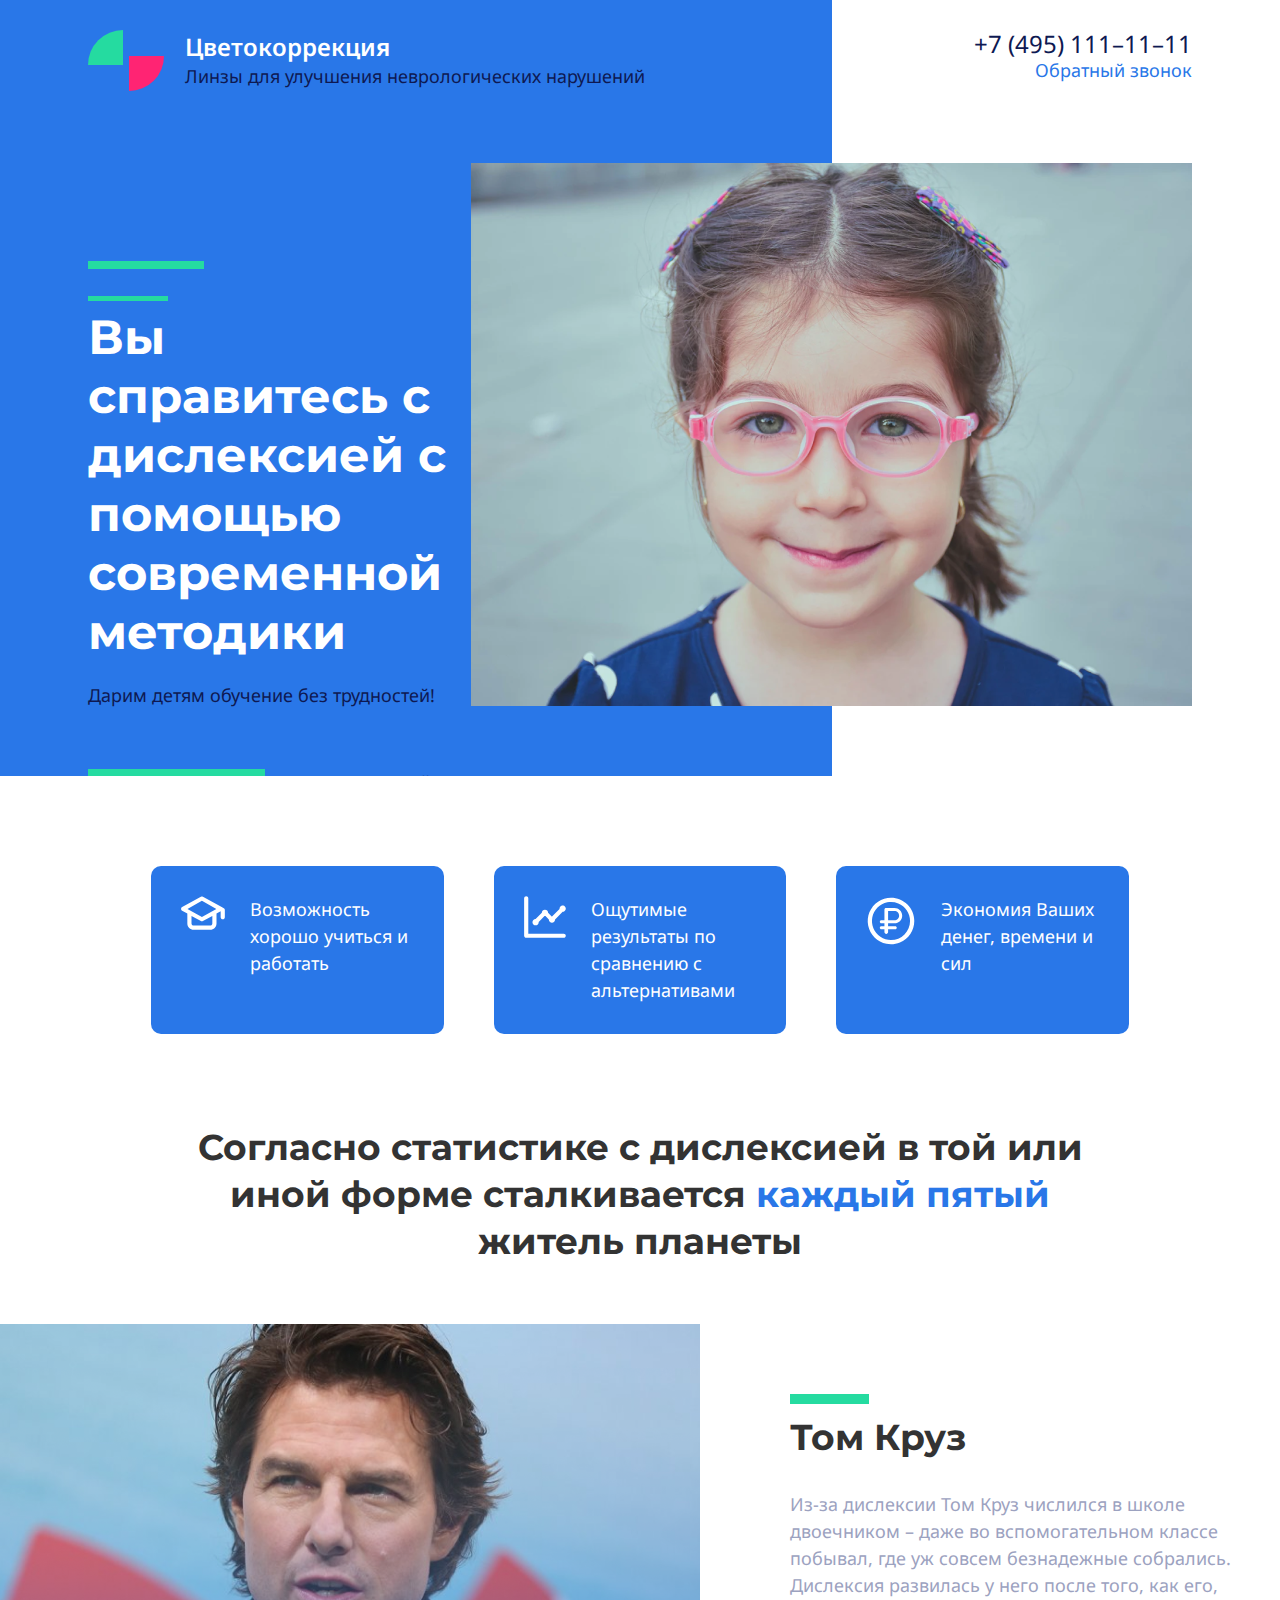
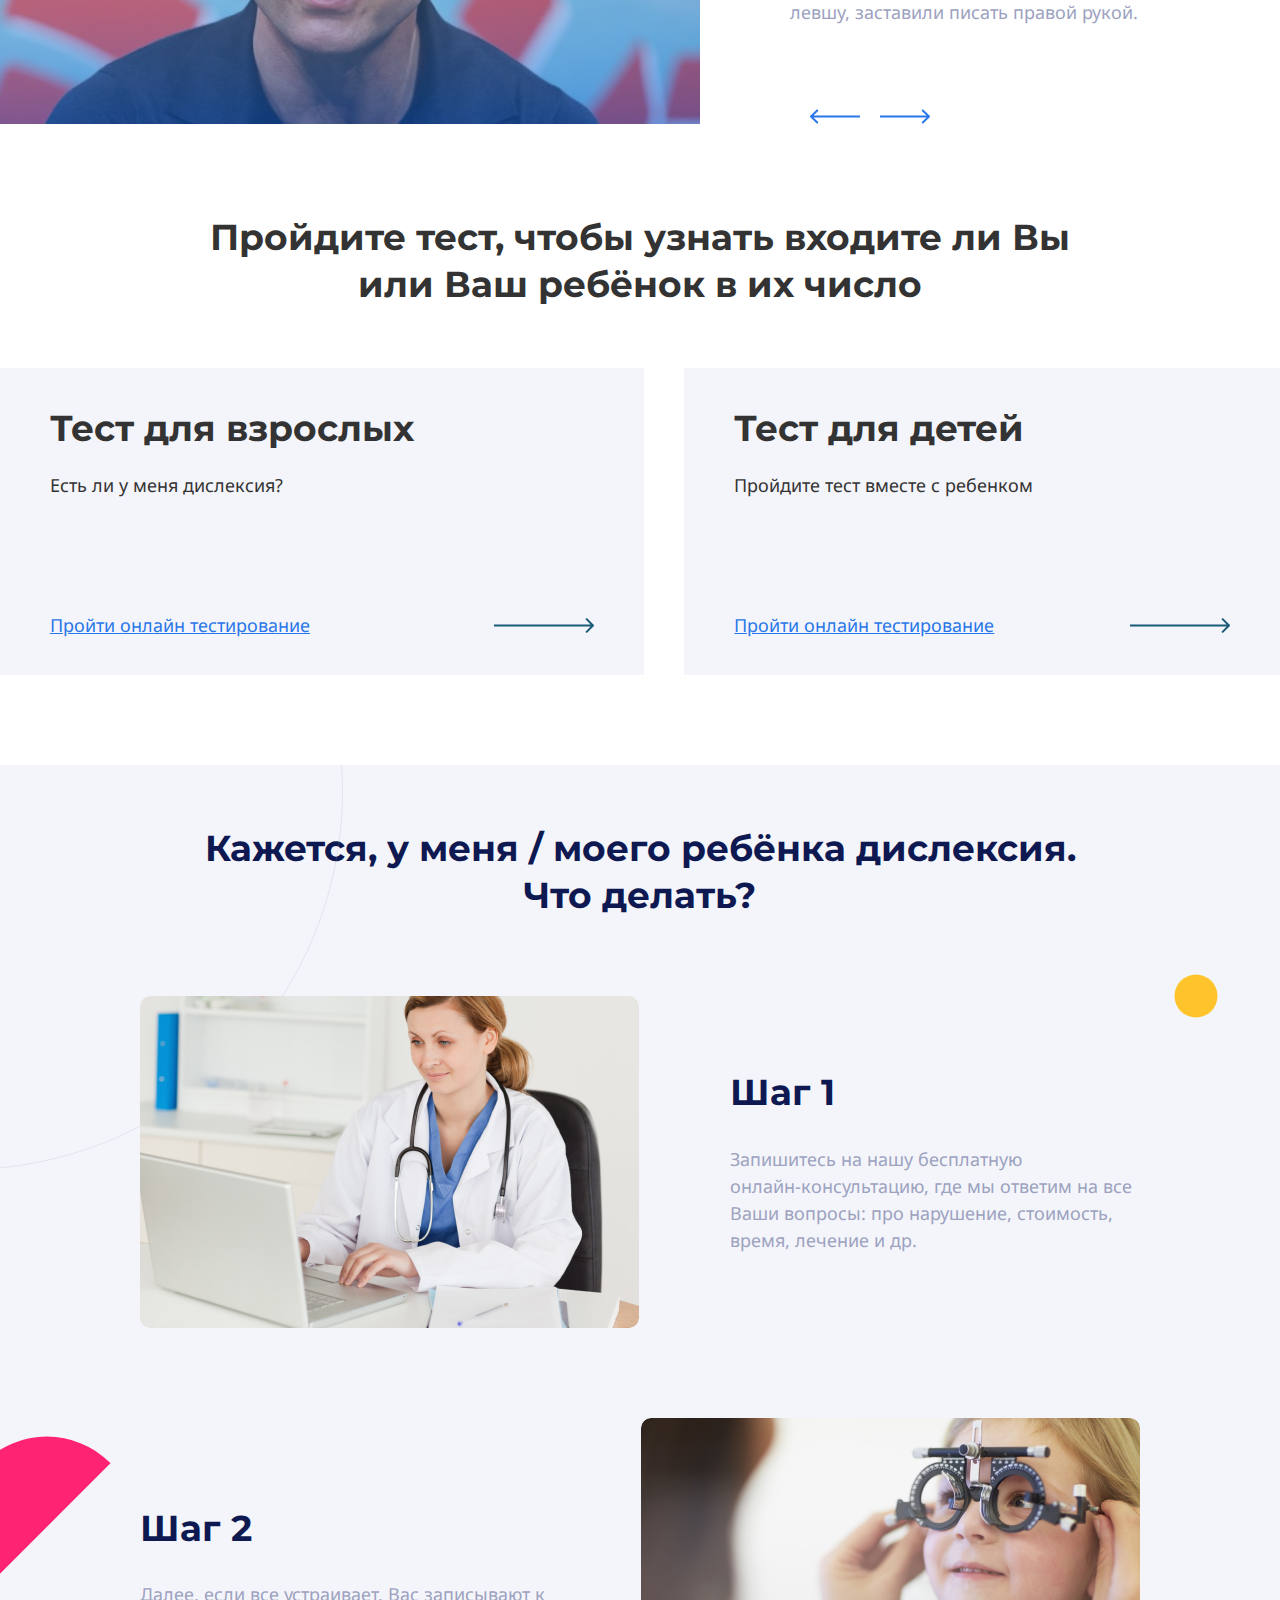
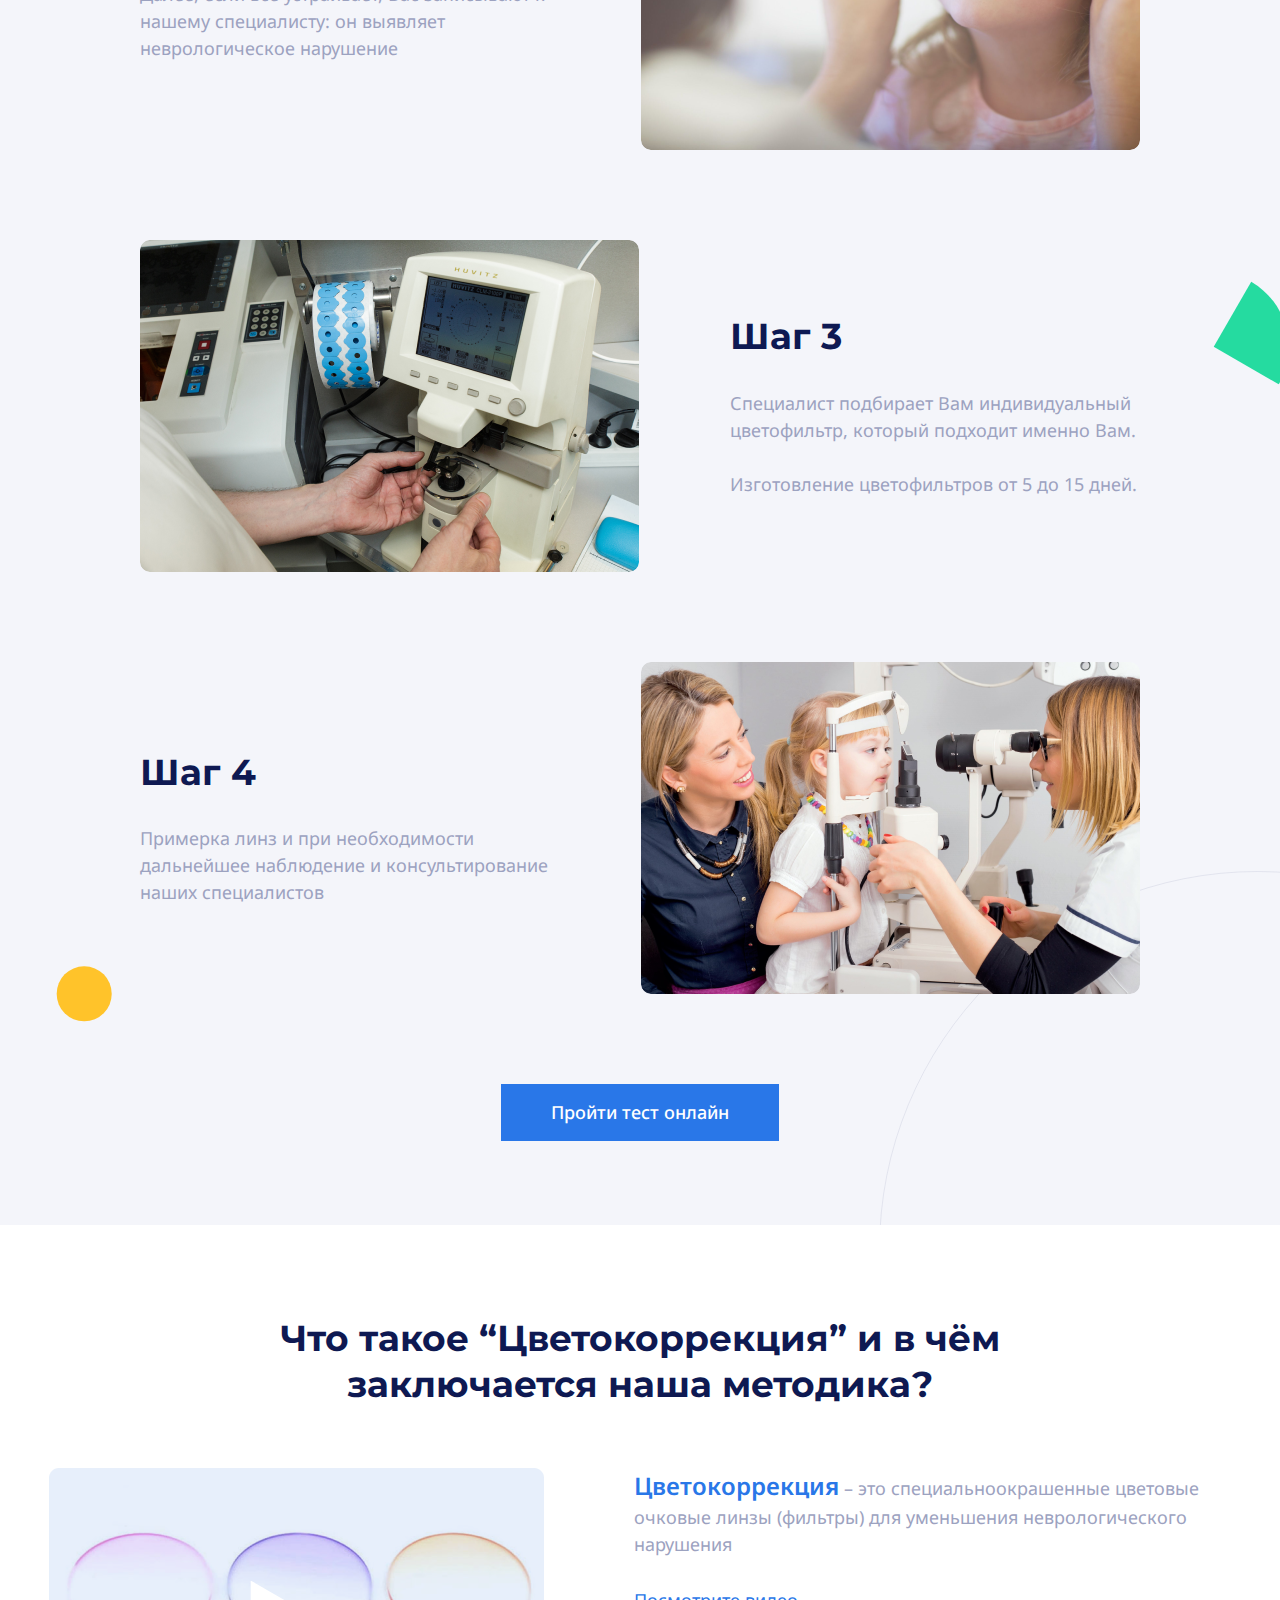
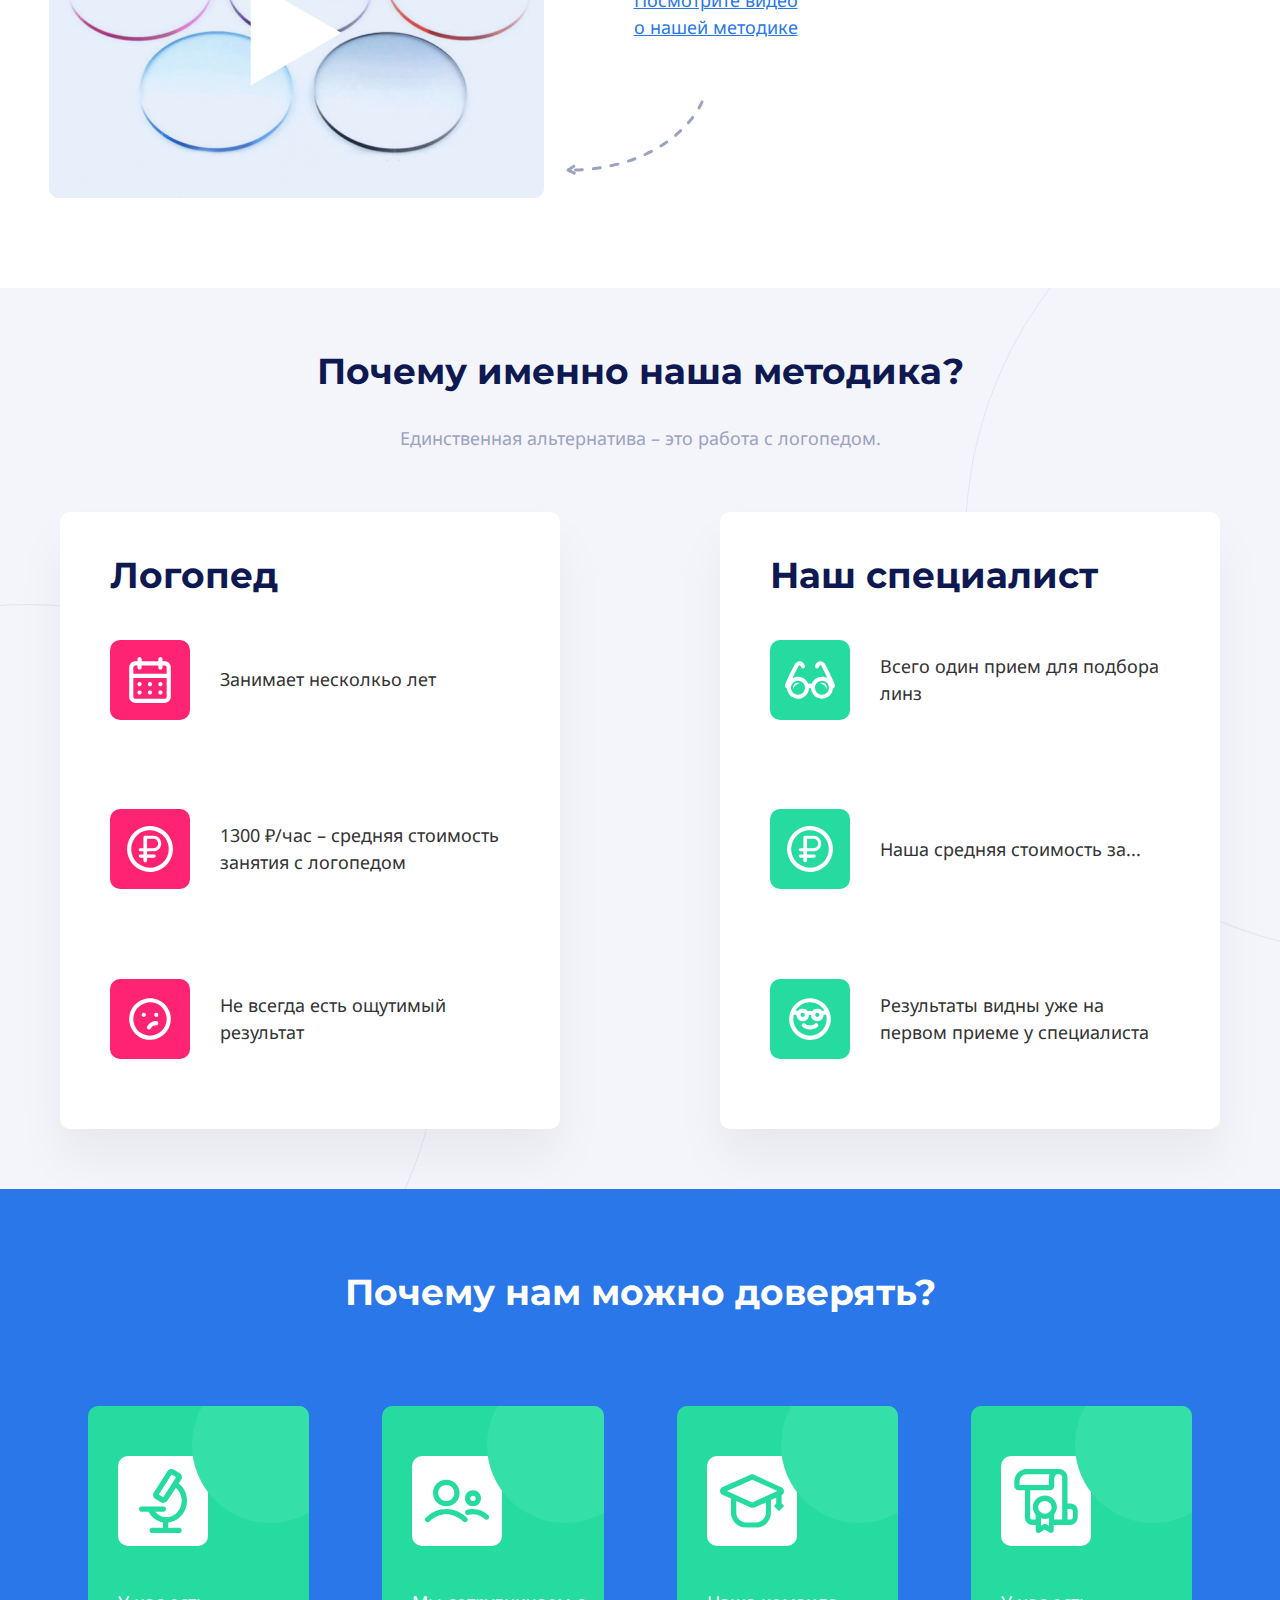
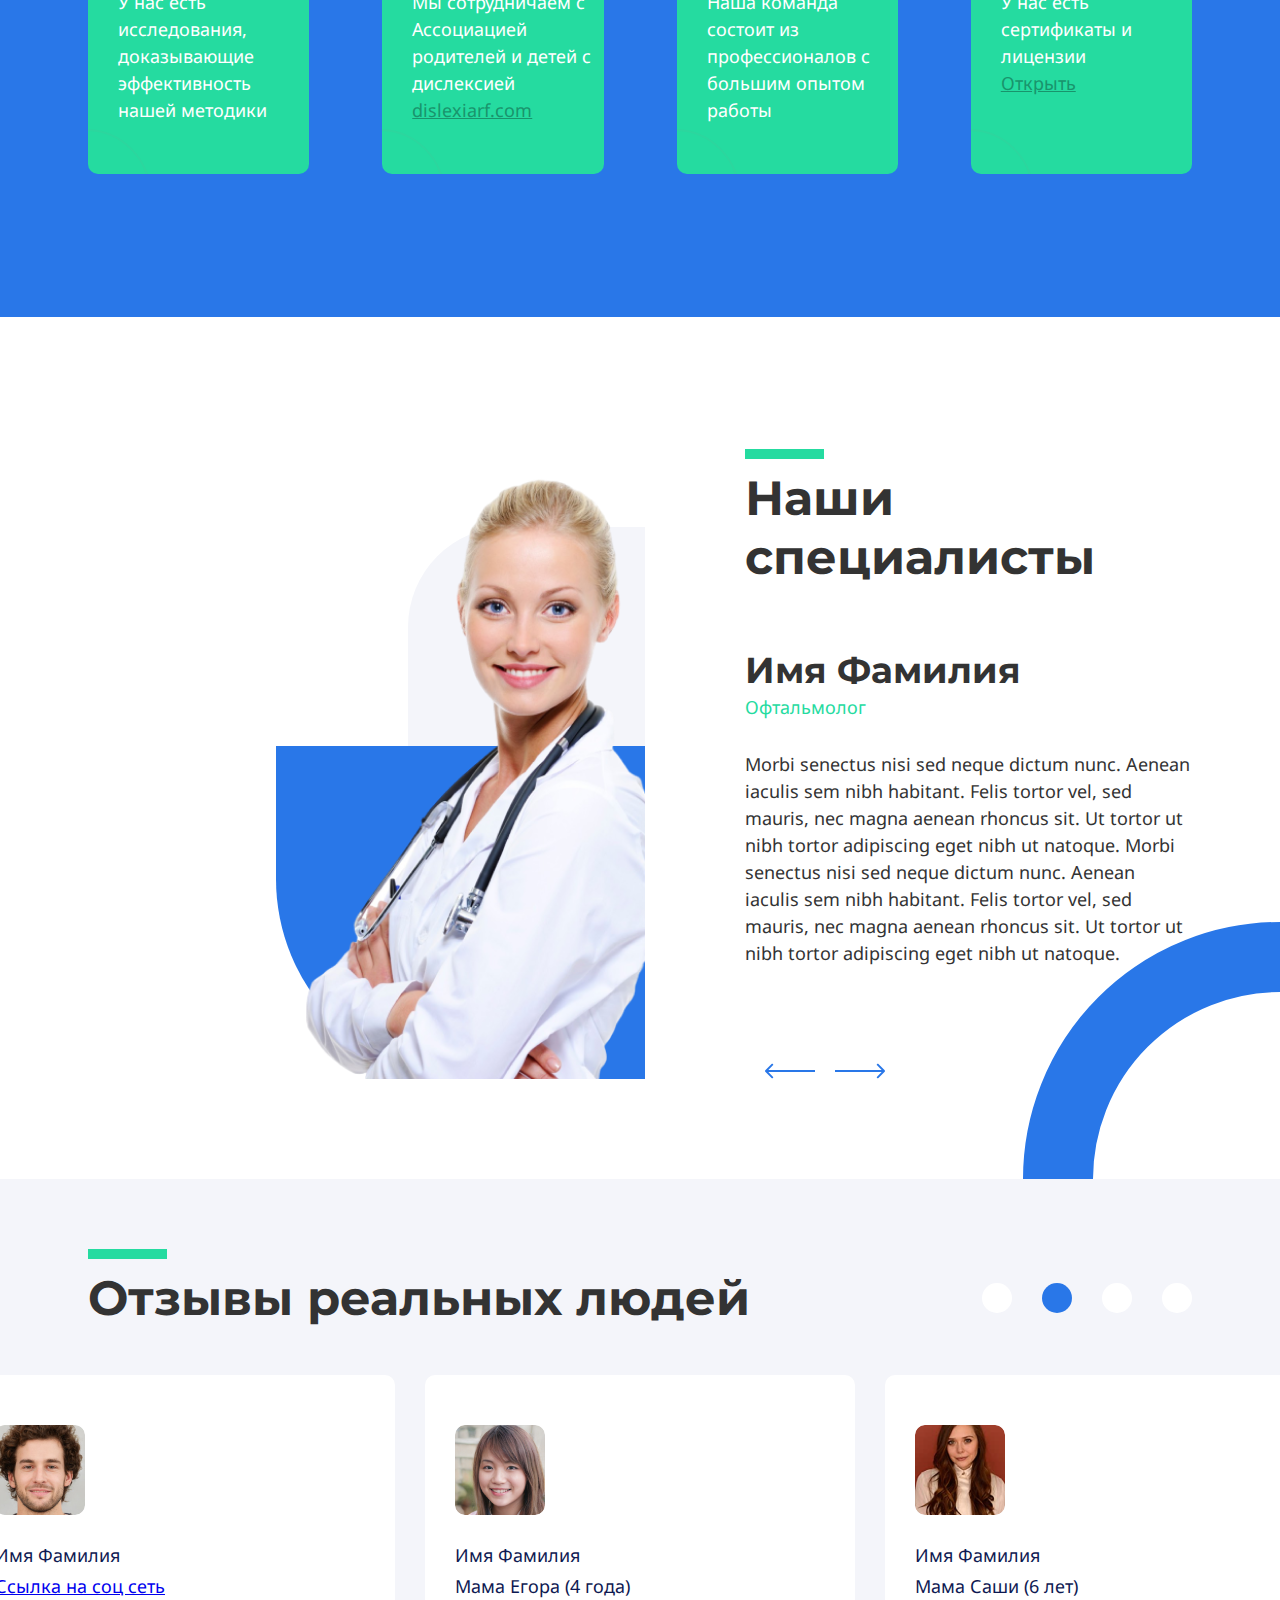
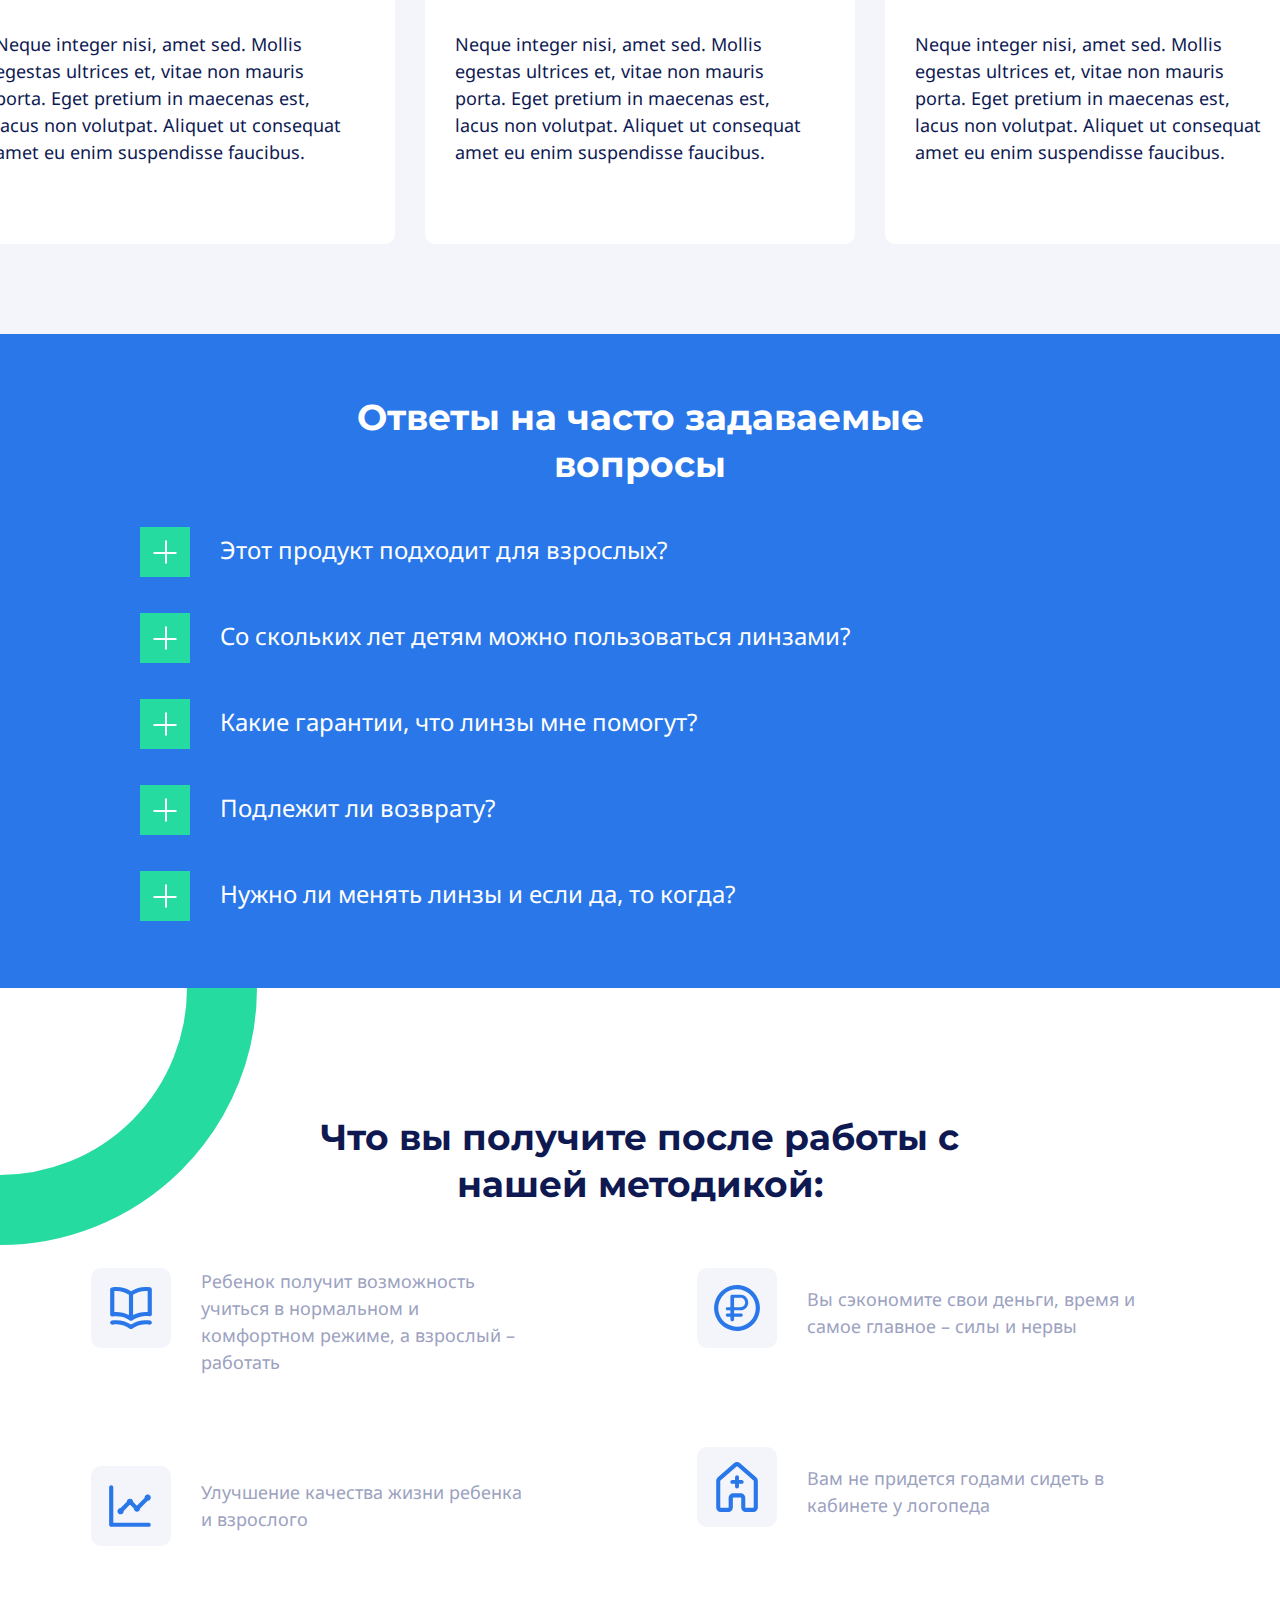
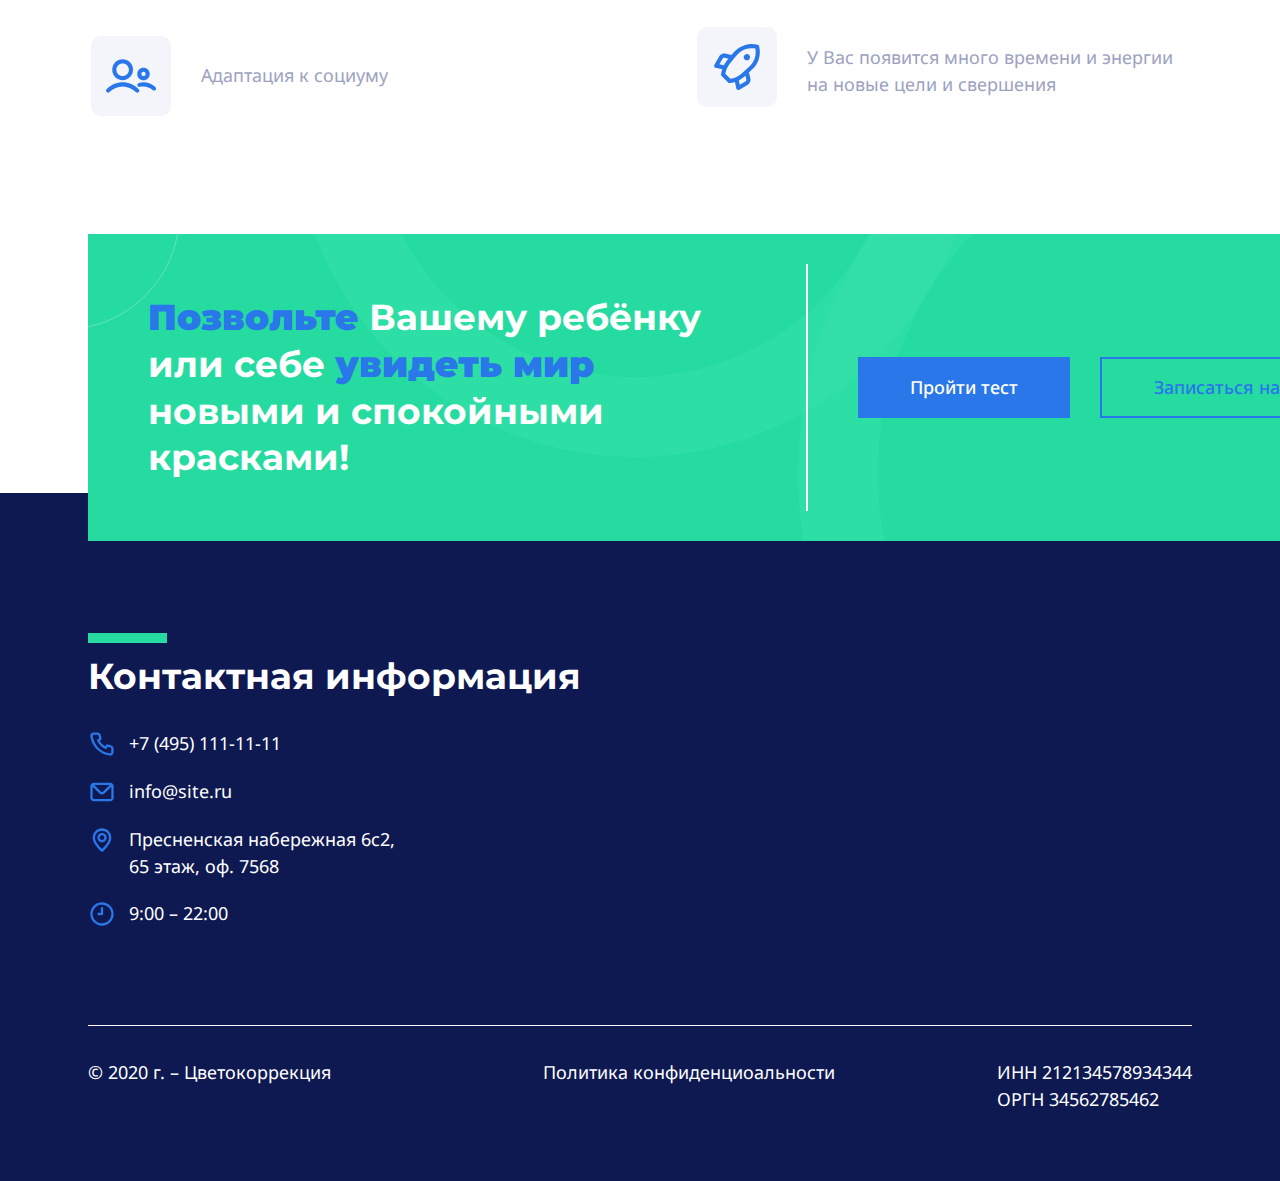
<file: Index.html>
<!DOCTYPE html>
<html>

<head>
    <meta charset="utf-8">
    <meta name="viewport" content="width=device-width, initial-scale=1.0">
    <link href="https://fonts.googleapis.com/css2?family=Montserrat&display=swap" rel="stylesheet">
    <link href="https://fonts.googleapis.com/css2?family=Noto+Sans&display=swap" rel="stylesheet">
    <link rel="stylesheet" href="style/css/index.css" />
    <link rel="stylesheet" href="style/css/mobile.css" />
    <script src="https://code.jquery.com/jquery-3.2.1.min.js"></script>
    <title>Цветокоррекция</title>
</head>

<body>
    <section id="header" class="position-relative hidde">
        <div class="position-absolute bg-blue header-blue"></div>
        <div class="header">
            <div class="flex-r flex-r-between header-top">
                <div class="flex-r top-logo">
                    <div class="logo position-relative">
                        <div class="postion-absolute bg-green logo-green"></div>
                        <div class="postion-absolute bg-red logo-red"></div>
                    </div>
                    <div>
                        <div class="color-white header-top-title black-mobile">Цветокоррекция</div>
                        <div class="color-darkblue">Линзы для улучшения неврологических нарушений</div>
                    </div>
                </div>
                <div class="text-right">
                    <div class="color-darkblue header-phone">+7 (495) 111–11–11</div>
                    <div class="color-blue">Обратный звонок</div>
                </div>
            </div>
            <div class="flex-r header-body">
                <div class="header-text">
                    <div class="bg-green b-attrib-header"></div>
                    <img src="img/Rectangle 10.png">
                    <h1 class="color-white">Вы справитесь с дислексией с помощью современной методики</h1>
                    <div class="color-darkblue">
                        <p>Дарим детям обучение без трудностей!</p>
                    </div>
                    <div class="grid-header-button">
                        <a href="Medium.html" class="header-button-a btn color-white bg-green border-green">Пройти тест
                            онлайн</a>
                        <div>
                            <div class="h-100 flex-c-center">
                                <div class="flex-r-center flex-c-center header-paus radius-cicle bg-white">
                                    <img src="img/Polygon 2.svg" class="header-pause-start" alt="">
                                </div>
                            </div>
                        </div>
                        <div>
                            <div class="h-100 flex-c-center color-darkblue">
                                <div>Узнайте всё о нашей<br /> методике за 2 минуты</div>
                            </div>
                        </div>
                    </div>
                </div>
                <div class="">
                    <img class="mainimg" src="img/image 37.png " alt=" ">
                    <img class="mobileimg" src="img/image 37 mobile.png " alt=" ">
                </div>
            </div>
        </div>
    </section>
    <section id="catch" class="grid-catch m-auto">
        <div class="radius bg-blue grid-r w-auto">
            <img src="img/education.svg">
            <div class="color-white w-auto">Возможность хорошо учиться и работать</div>
        </div>
        <div class="radius bg-blue grid-r w-auto">
            <img src="img/grafic.svg">
            <div class="color-white w-auto">Ощутимые результаты по сравнению с альтернативами</div>
        </div>
        <div class="radius bg-blue grid-r w-auto">
            <img src="img/usd-circle 3.svg">
            <div class="color-white">Экономия Ваших денег, времени и сил</div>
        </div>
    </section>
    <section id="static" class="m-auto">
        <h2 class="static-h2 text-center w-auto">Согласно статистике с дислексией в той или иной форме сталкивается
            <span class="color-blue">каждый пятый</span> житель планеты</h2>
        <div class="grid-r static-cart">
            <img src="img/image 49.png" alt="">
            <div class="static-cart-body position-relative h-100">
                <div class="bg-green b-attrib"></div>
                <h2>Том Круз</h2>
                <div class="color-gray">
                    Из-за дислексии Том Круз числился в школе двоечником – даже во вспомогательном классе побывал, где уж совсем безнадежные собрались. Дислексия развилась у него после того, как его, левшу, заставили писать правой рукой.
                </div>

                <div class="position-absolute array flex-r white-space w-auto">
                    <img class="array-prev" src="img/Arrow 6.svg" alt="">
                    <img class="array-prev" src="img/Arrow 5.svg" alt="">
                </div>
            </div>
        </div>
    </section>
    <section id="test">
        <h2 class="static-h2 text-center w-auto">Пройдите тест, чтобы узнать входите ли Вы <br /> или Ваш ребёнок в их число
        </h2>
        <div class="flex-r flex-r-center m-auto">
            <div class="bg-lithgray test-cart flex-c-between flex-c position-relative">
                <div class="position-absolute img-woomen">
                    <img src="img/19445-removebg-preview 2.png" alt="">
                </div>
                <div class="test-cicle position-absolute hidde">
                    <div class="radius-cicle"></div>
                </div>
                <div>
                    <h2>Тест для взрослых </h2>
                    <div>Есть ли у меня дислексия?</div>
                </div>
                <div class="flex-r-between w-100">
                    <a href="Medium.html" class="color-blue">Пройти онлайн тестирование</a>
                    <img src="img/Arrow 1.svg" class="add-row">
                </div>
            </div>
            <div class="bg-lithgray test-cart flex-c-between flex-c position-relative">
                <div class="position-absolute img-woomen">
                    <img src="img/3689525_1-removebg-preview 1.png" alt="">
                </div>
                <div class="test-cicle position-absolute hidde">
                    <div class="radius-cicle"></div>
                </div>
                <div>
                    <h2>Тест для детей</h2>
                    <div>Пройдите тест вместе с ребенком</div>
                </div>
                <div class="flex-r-between w-100">
                    <a href="Medium.html" class="color-blue">Пройти онлайн тестирование</a>
                    <img src="img/Arrow 1.svg" class="add-row">
                </div>
            </div>
        </div>
    </section>
    <section id="maps" class="bg-lithgray m-auto position-relative hidde">
        <h2 class="static-h2 text-center w-auto color-darkblue">Кажется, у меня / моего ребёнка дислексия.<br /> Что делать?
        </h2>
        <div class="grid-maps">
            <div class="flex-maps flex-r position-relative">
                <img src="img/image 51.png" alt="" class="flex-maps-img radius">
                <div class="flex-c-center flex-maps-text-anger">
                    <div class="grid-c">
                        <h2 class="color-darkblue">Шаг 1</h2>
                        <div class="flex-maps-text">Запишитесь на нашу бесплатную онлайн&#8209;консультацию, где мы ответим на все Ваши вопросы: про нарушение, стоимость, время, лечение и др.</div>
                    </div>
                </div>
                <div class="position-absolute maps-cicle-1 radius-cicle"></div>
            </div>
            <div class="flex-maps flex-r position-relative">
                <img src="img/image 54.png" alt="" class="flex-maps-img radius">
                <div class="flex-c-center flex-maps-text-anger">
                    <div class="grid-c">
                        <h2 class="color-darkblue">Шаг 2</h2>
                        <div class="flex-maps-text">Далее, если все устраивает, Вас записывают к нашему специалисту: он выявляет неврологическое нарушение</div>
                    </div>
                </div>
                <div class="position-absolute maps-cicle-2 radius-cicle"></div>
            </div>
            <div class="flex-maps flex-r position-relative">
                <img src="img/image 54 (1).png" alt="" class="flex-maps-img radius">
                <div class="flex-c-center flex-maps-text-anger">
                    <div class="grid-c">
                        <h2 class="color-darkblue">Шаг 3</h2>
                        <div class="flex-maps-text">Специалист подбирает Вам индивидуальный цветофильтр, который подходит именно Вам.<br /><br />Изготовление цветофильтров от 5 до 15 дней.</div>
                    </div>
                </div>
                <div class="position-absolute maps-cicle-3 radius-cicle"></div>
            </div>
            <div class="flex-maps flex-r position-relative">
                <img src="img/image 55.png" alt="" class="flex-maps-img radius">
                <div class="flex-c-center flex-maps-text-anger">
                    <div class="grid-c">
                        <h2 class="color-darkblue">Шаг 4</h2>
                        <div class="flex-maps-text">Примерка линз и при необходимости дальнейшее наблюдение и консультирование наших специалистов</div>
                    </div>
                </div>
                <div class="position-absolute maps-cicle-4 radius-cicle"></div>
            </div>
        </div>
        <div class="flex-r-center w-100">
            <a href="Medium.html" class="btn color-white bg-blue medium-btn">Пройти тест онлайн</a>
        </div>
        <div class="maps-cicle-top radius-cicle position-absolute"></div>
        <div class="maps-cicle-bottom radius-cicle position-absolute"></div>
    </section>
    <section id="why">
        <h2 class="static-h2 text-center w-auto color-darkblue">Что такое “Цветокоррекция” и в чём<br /> заключается наша методика?
        </h2>
        <div class="flex-r-center ">
            <div class="grid-why-div m-auto">
                <div class="why-video position-relative hidde">
                    <img src="img/image 52.png" class="img"></img>
                    <div class="position-absolute why-video-start">
                        <img src="img/Polygon 1.svg" alt="">
                    </div>
                </div>
                <div class="position-relative why-div-cart">
                    <div class="color-gray">
                        <span class="color-blue why-div-cart-text">Цветокоррекция</span> – это специальноокрашенные цветовые очковые линзы (фильтры) для уменьшения неврологического нарушения
                    </div>
                    <div class="why-div-a">
                        <a href="#" class="color-blue">Посмотрите видео<br /> о нашей методике</a>
                    </div>
                    <img src="img/Vector 2.svg" class="position-absolute why-div-img">
                </div>
            </div>
        </div>
    </section>
    <section id="method" class="bg-lithgray position-relative hidde">
        <h2 class="text-center color-darkblue">Почему именно наша методика?</h2>
        <div class="text-center color-gray">Единственная альтернатива – это работа с логопедом.</div>
        <div class="m-auto method-anger-cart flex-r flex-r-center">
            <div class="method-cart bg-white radius position-relative hidde">
                <h2 class="color-darkblue">Логопед</h2>
                <div class="method-cart-body flex-c-between flex-c position-absolute">
                    <div class="grid-r method-cart-cart">
                        <div class="img bg-red radius flex-r-center flex-c-center"><img src="img/calendar-alt (1) 1.svg" alt=""></div>
                        <div class="h-100 flex-c-center">Занимает несколкьо лет</div>
                    </div>
                    <div class="grid-r method-cart-cart">
                        <div class="img bg-red radius flex-r-center flex-c-center"><img src="img/usd-circle 1.svg" alt=""></div>
                        <div class="h-100 flex-c-center">1300 ₽/час – средняя стоимость занятия с логопедом</div>
                    </div>
                    <div class="grid-r method-cart-cart">
                        <div class="img bg-red radius flex-r-center flex-c-center"><img src="img/annoyed 1.svg" alt="">
                        </div>
                        <div class="h-100 flex-c-center">Не всегда есть ощутимый результат</div>
                    </div>
                </div>
            </div>
            <div class="method-cart bg-white radius position-relative hidde">
                <h2 class="color-darkblue">Наш специалист</h2>
                <div class="method-cart-body flex-c-between flex-c position-absolute">
                    <div class="grid-r method-cart-cart">
                        <div class="img bg-green radius flex-r-center flex-c-center"><img src="img/iconmonstr-glasses-5 1.svg" alt=""></div>
                        <div class="h-100 flex-c-center">Всего один прием для подбора линз</div>
                    </div>
                    <div class="grid-r method-cart-cart">
                        <div class="img bg-green radius flex-r-center flex-c-center"><img src="img/usd-circle 1.svg" alt=""></div>
                        <div class="h-100 flex-c-center">Наша средняя стоимость за...</div>
                    </div>
                    <div class="grid-r method-cart-cart">
                        <div class="img bg-green radius flex-r-center flex-c-center"><img src="img/nerd 1.svg" alt="">
                        </div>
                        <div class="h-100 flex-c-center">Результаты видны уже на первом приеме у специалиста</div>
                    </div>
                </div>
            </div>
        </div>
        <div class="method-cicle-top radius-cicle position-absolute"></div>
        <div class="method-cicle-bottom radius-cicle position-absolute"></div>
    </section>
    <section id="agree" class="bg-blue">
        <h2 class="color-white m-auto w-auto text-center">Почему нам можно доверять?</h2>
        <div class="flex-r flex-r-center">
            <div class="bg-green radius agree-cart position-relative hidde">
                <div class="img bg-white radius flex-r-center flex-c-center">
                    <img src="img/micro.svg" alt="">
                </div>
                <div class="color-white">
                    У нас есть исследования, доказывающие эффективность нашей методики
                </div>
                <div class="position-absolute agree-cicle radius-cicle"></div>
                <div class="position-absolute agree-cicle-bot radius-cicle"></div>
            </div>
            <div class="bg-green radius agree-cart position-relative hidde">
                <div class="img bg-white radius flex-r-center flex-c-center">
                    <img src="img/profile.svg" alt="">
                </div>
                <div class="color-white">
                    Мы сотрудничаем с Ассоциацией родителей и детей с дислексией
                    <br /><a href="http://dislexiarf.com" class="color-darkgreen">dislexiarf.com</a>
                </div>
                <div class="position-absolute agree-cicle radius-cicle"></div>
                <div class="position-absolute agree-cicle-bot radius-cicle"></div>
            </div>
            <div class="bg-green radius agree-cart position-relative hidde">
                <div class="img bg-white radius flex-r-center flex-c-center">
                    <img src="img/education-green.svg" alt="">
                </div>
                <div class="color-white">
                    Наша команда состоит из профессионалов с большим опытом работы
                </div>
                <div class="position-absolute agree-cicle radius-cicle"></div>
                <div class="position-absolute agree-cicle-bot radius-cicle"></div>
            </div>
            <div class="bg-green radius agree-cart position-relative hidde">
                <div class="img bg-white radius flex-r-center flex-c-center">
                    <img src="img/gramm.svg" alt="">
                </div>
                <div class="color-white">
                    У нас есть сертификаты и лицензии<br /> <span data-modal="#portfolio" class="c-pointer t-decoration color-darkgreen">Открыть</span>
                </div>
                <div class="position-absolute agree-cicle radius-cicle"></div>
                <div class="position-absolute agree-cicle-bot radius-cicle"></div>
            </div>
        </div>
    </section>
    <section id="special" class="position-relative hidde">
        <div class="special grid-r">
            <div class="position-relative" style="height: 630px;">
                <img src="img/Dr-removebg-preview 1.png" alt="">
                <div class="spes-div-blue bg-blue position-absolute"></div>
                <div class="spes-div-gray position-absolute"></div>
            </div>
            <div class="special-cart position-relative h-100">
                <div class="bg-green b-attrib"></div>
                <h1 class="">Наши специалисты</h1>
                <div class="special-cart-dis">
                    <h2 class="">Имя Фамилия</h2>
                    <div class="color-green">Офтальмолог</div>
                </div>
                <div class="special-cart-text">
                    Morbi senectus nisi sed neque dictum nunc. Aenean iaculis sem nibh habitant. Felis tortor vel, sed mauris, nec magna aenean rhoncus sit. Ut tortor ut nibh tortor adipiscing eget nibh ut natoque. Morbi senectus nisi sed neque dictum nunc. Aenean iaculis
                    sem nibh habitant. Felis tortor vel, sed mauris, nec magna aenean rhoncus sit. Ut tortor ut nibh tortor adipiscing eget nibh ut natoque.
                </div>
                <div class="position-absolute array flex-r white-space w-auto">
                    <img class="array-prev" src="img/Arrow 6.svg" alt="">
                    <img class="array-prev" src="img/Arrow 5.svg" alt="">
                </div>
            </div>
        </div>
        <div class="position-absolute special-cicle radius-cicle"></div>
    </section>
    <section id="reviews" class="bg-lithgray">
        <div class="bg-green b-attrib"></div>
        <div class="flex-r flex-c-center flex-r-between w-100">
            <h1 class="color-dark">Отзывы реальных людей </h1>
            <div class="reviews-items flex-r">
                <div class="reviews-item bg-white radius-cicle"></div>
                <div class="reviews-item bg-blue radius-cicle"></div>
                <div class="reviews-item bg-white radius-cicle"></div>
                <div class="reviews-item bg-white radius-cicle"></div>
            </div>
        </div>
        <div class="flex-r w-auto m-auto color-darkblue flex-r-center">
            <div class="reviews-cart bg-white radius color-darkblue w-auto">
                <img src="img/Rectangle 40.png" class="radius" />
                <div class="reviews-cart-name">Имя Фамилия</div>
                <a href="#">Ссылка на соц сеть</a>
                <div class="reviews-cart-text">
                    Neque integer nisi, amet sed. Mollis egestas ultrices et, vitae non mauris porta. Eget pretium in maecenas est, lacus non volutpat. Aliquet ut consequat amet eu enim suspendisse faucibus.
                </div>
            </div>
            <div class="reviews-cart bg-white radius color-darkblue w-auto">
                <img src="img/Rectangle 40 (1).png" class="radius" />
                <div class="reviews-cart-name">Имя Фамилия</div>
                <div>Мама Егора (4 года)</div>
                <div class="reviews-cart-text">
                    Neque integer nisi, amet sed. Mollis egestas ultrices et, vitae non mauris porta. Eget pretium in maecenas est, lacus non volutpat. Aliquet ut consequat amet eu enim suspendisse faucibus.
                </div>
            </div>
            <div class="reviews-cart bg-white radius color-darkblue w-auto">
                <img src="img/Rectangle 40 (2).png" class="radius" />
                <div class="reviews-cart-name">Имя Фамилия</div>
                <div>Мама Саши (6 лет)</div>
                <div class="reviews-cart-text">
                    Neque integer nisi, amet sed. Mollis egestas ultrices et, vitae non mauris porta. Eget pretium in maecenas est, lacus non volutpat. Aliquet ut consequat amet eu enim suspendisse faucibus.
                </div>
            </div>
        </div>
    </section>
    <section id="answer" class="bg-blue color-white">
        <h2 class="static-h2 text-center w-auto">Ответы на часто задаваемые<br /> вопросы</h2>
        <div class="m-auto answer-secret">
            <div class="grid-answer">
                <div class="answer-znak bg-green">
                </div>
                <div class="answer-div">
                    <div class="answer-title">
                        Этот продукт подходит для взрослых?
                    </div>
                    <div class="answer-text"></div>
                </div>
            </div>

            <div class="grid-answer">
                <div class="answer-znak bg-green">
                </div>
                <div class="answer-div">
                    <div class="answer-title">
                        Со скольких лет детям можно пользоваться линзами?
                    </div>
                    <div class="answer-text">
                        A vel, nec mi in diam tempus, netus dictumst. Dui consequat amet vitae velit velit pellentesque turpis platea. Ultrices facilisis aliquet ac quam eget proin ornare ac phasellus. Pretium mattis nulla et vestibulum libero sit sed sit ultricies.
                    </div>
                </div>
            </div>

            <div class="grid-answer">
                <div class="answer-znak bg-green">
                </div>
                <div class="answer-div">
                    <div class="answer-title">
                        Какие гарантии, что линзы мне помогут?
                    </div>
                    <div class="answer-text"></div>
                </div>
            </div>

            <div class="grid-answer">
                <div class="answer-znak bg-green">
                </div>
                <div class="answer-div">
                    <div class="answer-title">Подлежит ли возврату?
                    </div>
                    <div class="answer-text"></div>
                </div>
            </div>

            <div class="grid-answer">
                <div class="answer-znak bg-green">
                </div>
                <div class="answer-div">
                    <div class="answer-title">Нужно ли менять линзы и если да, то когда?
                    </div>
                    <div class="answer-text"></div>
                </div>
            </div>
        </div>
    </section>
    <section id="luck" class="position-relative hidde">
        <h2 class="static-h2 text-center w-auto color-darkblue">Что вы получите после работы с<br /> нашей методикой:
        </h2>
        <div class="flex-r flex-r-center color-gray m-auto">
            <div class="flex-c luck-cart">
                <div class="luck-cart-cart grid-r">
                    <div class="img bg-lithgray radius flex-r-center flex-c-center">
                        <img src="img/book-b.svg" alt="">
                    </div>
                    <div class="h-100 flex-c-center">Ребенок получит возможность учиться в нормальном и комфортном режиме, а взрослый – работать
                    </div>
                </div>
                <div class="luck-cart-cart grid-r">
                    <div class="img bg-lithgray radius flex-r-center flex-c-center">
                        <img src="img/graf-b.svg" alt="">
                    </div>
                    <div class="h-100 flex-c-center">Улучшение качества жизни ребенка и взрослого</div>
                </div>
                <div class="luck-cart-cart grid-r">
                    <div class="img bg-lithgray radius flex-r-center flex-c-center">
                        <img src="img/user-b.svg" alt="">
                    </div>
                    <div class="h-100 flex-c-center">Адаптация к социуму</div>
                </div>
            </div>

            <div class="flex-c luck-cart">
                <div class="luck-cart-cart grid-r">
                    <div class="img bg-lithgray radius flex-r-center flex-c-center">
                        <img src="img/rouble-b.svg" alt="">
                    </div>
                    <div class="h-100 flex-c-center">Вы сэкономите свои деньги, время и самое главное – силы и нервы
                    </div>
                </div>
                <div class="luck-cart-cart grid-r">
                    <div class="img bg-lithgray radius flex-r-center flex-c-center">
                        <img src="img/hospital-b.svg" alt="">
                    </div>
                    <div class="h-100 flex-c-center">Вам не придется годами сидеть в кабинете у логопеда</div>
                </div>
                <div class="luck-cart-cart grid-r">
                    <div class="img bg-lithgray radius flex-r-center flex-c-center">
                        <img src="img/space-b.svg" alt="">
                    </div>
                    <div class="h-100 flex-c-center">У Вас появится много времени и энергии на новые цели и свершения
                    </div>
                </div>
            </div>
        </div>
        <div class="position-absolute luck-cicle radius-cicle"></div>
    </section>
    <section id="alarm" class="bg-green position-relative hidde">
        <div class="flex-r flex-c-center">
            <div class="alarm-title">
                <h2 class="color-white w-auto"><strong class="color-blue">Позвольте</strong> Вашему ребёнку или себе
                    <strong class="color-blue">увидеть мир</strong> новыми и спокойными красками!
                </h2>
            </div>
            <div class="flex-r alarm-btn">
                <a href="Medium.html" class="btn color-white bg-blue border-blue btn-test white-space">Пройти тест</a>
                <button class="btn color-blue border-blue btn-write" data-modal="#write">Записаться на консультацию</button>
            </div>
        </div>
        <div class="alarm-div-left position-absolute radius-cicle"></div>
        <div class="alarm-div-top position-absolute radius-cicle"></div>
        <div class="alarm-div-right position-absolute radius-cicle"></div>
        <div class="alarm-div-bottom position-absolute radius-cicle"></div>
    </section>
    <section id="info" class="bg-darkblue color-white">
        <div class="grid-ral-2">
            <div>
                <div class="">
                    <div class="bg-green b-attrib"></div>
                    <h2 class="">Контактная информация</h2>
                </div>
                <div class="flex-c info-text">
                    <div class="grid-r info-cart">
                        <img src="img/phone.svg" alt="">
                        <div>+7 (495) 111-11-11</div>
                    </div>
                    <div class="grid-r info-cart">
                        <img src="img/envelope.svg" alt="">
                        <div>info@site.ru</div>
                    </div>
                    <div class="grid-r info-cart">
                        <img src="img/map-marker.svg" alt="">
                        <div>Пресненская набережная 6с2,<br /> 65 этаж, оф. 7568</div>
                    </div>
                    <div class="grid-r info-cart">
                        <img src="img/clock-nine.svg" alt="">
                        <div>9:00 – 22:00</div>
                    </div>
                </div>
            </div>
        </div>
        <div class="flex-r-between info-footer">
            <div>© 2020 г. – Цветокоррекция</div>
            <div>Политика конфиденциоальности</div>
            <div class="flex-c w-auto white-space">
                <div>ИНН 212134578934344</div>
                <div>ОРГН 34562785462</div>
            </div>
        </div>
    </section>
    <div class="modal" style="display:none" id="write">
        <div class="flex-modal flex-r-center flex-c-center w-100 h-100">
            <div class="modal-form bg-white radius position-relative">
                <div class="modal-close position-relative"></div>
                <h2 class="text-center color-darkblue">Запись на консультацию</h2>
                <div class="modal-body">
                    <label class="color-gray">Ваше имя</label>
                    <input type="text" class="form-input">
                    <label class="color-gray">Ваша фамилия</label>
                    <input type="text" class="form-input">
                    <label class="color-gray">Номер телефона</label>
                    <input type="text" class="form-input">
                    <div class="flex-r-center w-100">
                        <button class="btn bg-blue color-white">Записаться</button>
                    </div>
                    <div class="form-checkbox">
                        <input type="checkbox" id="check-agree">
                        <label class="color-gray" for="check-agree">Нажимая кнопку отправить вы соглашаетесь на
                            обработку персональных данных</label>
                    </div>
                </div>
            </div>
        </div>
    </div>
    <div class="modal" id="portfolio" style="display: none;">
        <div class="flex-modal flex-r-center flex-c-center w-100 h-100">
            <div class="modal-portfolio bg-white radius position-relative">
                <div class="position-absolute w-100" style="padding-right: 100px;">
                    <div class="modal-close position-relative"></div>
                </div>
                <div id="viewport">
                    <div id="slidewrapper" class="flex-r">
                        <div class="slide"><img src="img/sertificat_new.png" alt="1" class="slide-img"></div>
                        <div class="slide"><img src="img/sertificat_new.png" alt="2" class="slide-img"></div>
                    </div>
                </div>
                <div id="prev-btn" class="flex-r-center flex-c-center">
                    <img src="img/Vector (1).svg" alt="">
                </div>
                <div id="next-btn" class="flex-r-center flex-c-center">
                    <img src="img/Vector (2).svg" alt=""></div>
            </div>
        </div>
    </div>
    <script src="js/index.js"></script>
</body>

</html>
</file>
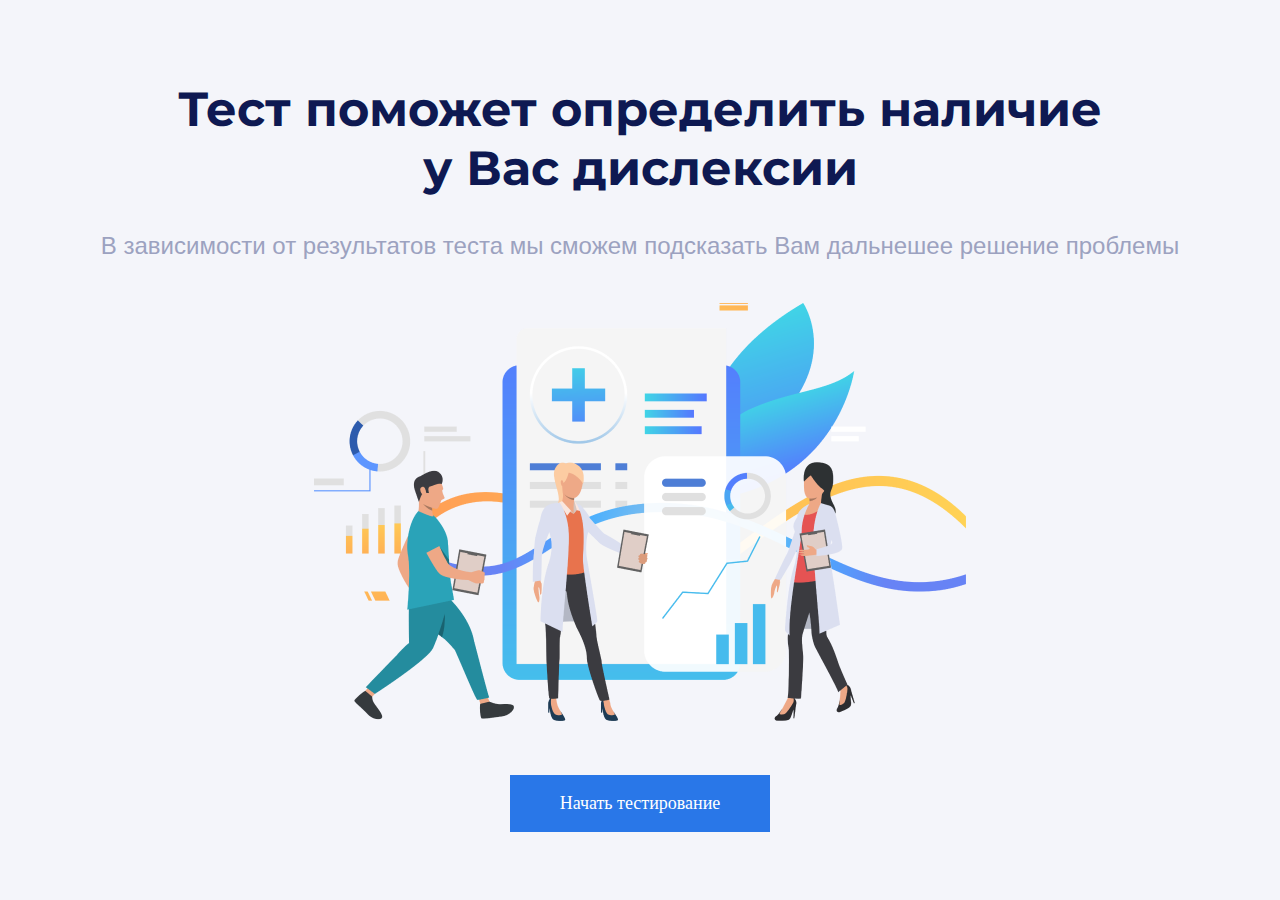
<file: Medium.html>
<!DOCTYPE html>
<html>

<head>
    <meta charset="utf-8">
    <meta name="viewport" content="width=device-width, initial-scale=1.0">
    <link href="https://allfont.ru/allfont.css?fonts=noto-sans" rel="stylesheet" type="text/css" />
    <link href="https://fonts.googleapis.com/css2?family=Montserrat&display=swap" rel="stylesheet">
    <link rel="stylesheet" href="style/css/index.css" />
    <script src="https://code.jquery.com/jquery-3.2.1.min.js"></script>
</head>

<body>
    <div class="medium w-100 hidde">
        <h1 class="text-center w-auto color-darkblue">Тест поможет определить наличие<br/> у Вас дислексии </h1>
        <div class="w-100 color-gray text-center medium-subtitle">
            В зависимости от результатов теста мы сможем подсказать Вам дальнешее решение проблемы
        </div>
        <div class="flex-r-center w-100">
            <img src="img/PNG image.png" class="m-auto medium-img" alt="">
        </div>
        <div class="flex-r-center w-100">
            <a href="test.html" class="btn color-white bg-blue medium-btn">Начать тестирование</a>
        </div>
    </div>
</body>

</html>
</file>
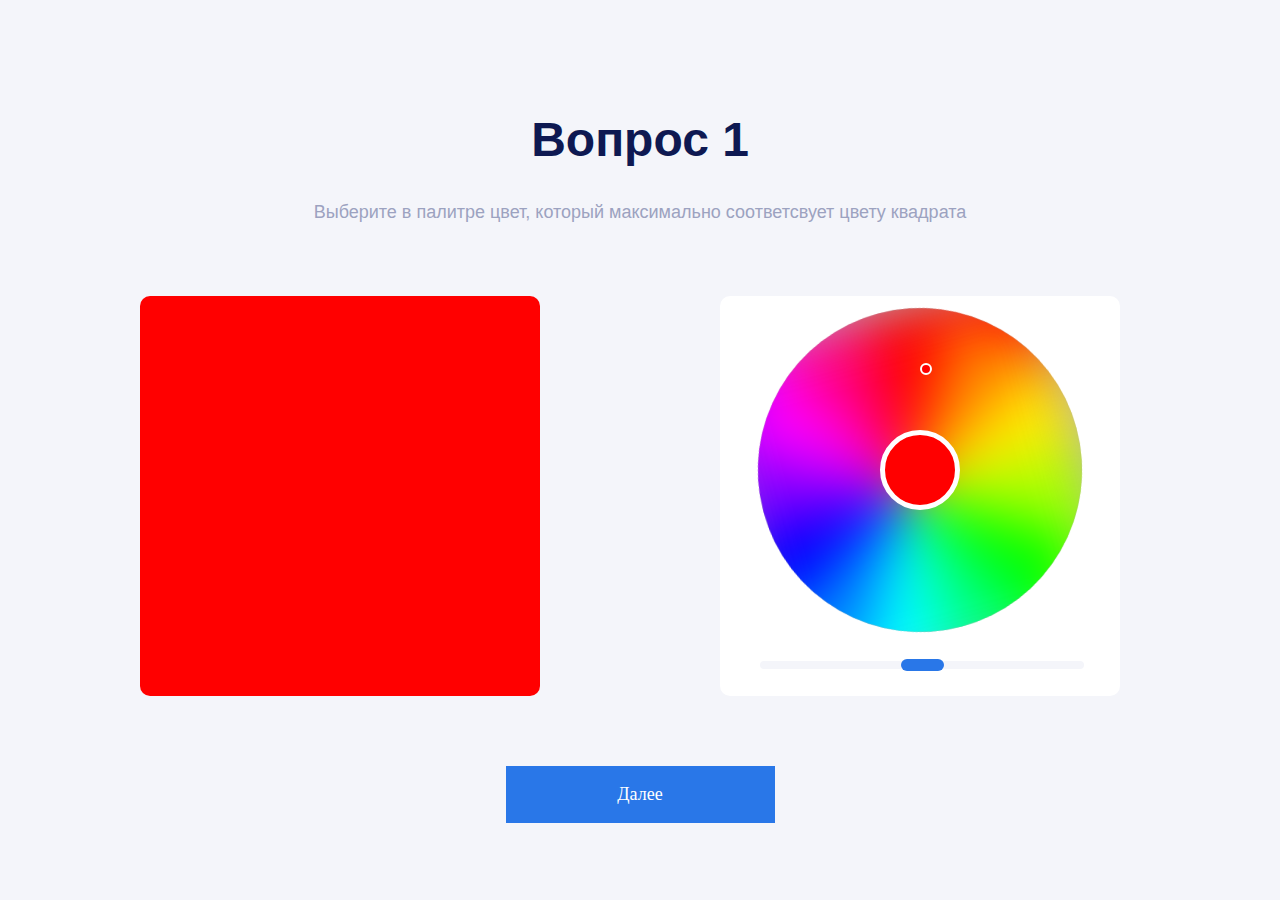
<file: test.html>
<!DOCTYPE html>
<html>

<head>
    <meta charset="utf-8">
    <meta name="viewport" content="initial-scale=1, maximum-scale=1, user-scalable=no">
    <link rel="stylesheet" href="style/css/index.css" />
    <script src="https://code.jquery.com/jquery-3.2.1.min.js"></script>
    <script src="js/test.js"></script>
</head>

<body>
    <div class="medium">
        <div class="position-absolute" id="windows"></div>
        <div class="container  mt-4 pt-2" role="main">
            <main>
                <div class="question1">
                    <h1 class="text-center w-auto color-darkblue" id="question">Вопрос 1</h1>
                    <div class="text-center color-gray">Выберите в палитре цвет, который максимально соответсвует цвету квадрата
                    </div>
                    <div class="grid-area">
                        <div class="radius h-100 w-100" id="anger-div" style="background: hsl(0, 100%,  50%);"></div>
                        <div class="bg-white radius area-color">
                            <div class="position-relative color-cicle">
                                <div id="csd-wheel">
                                    <div class="wrapper">
                                        <ul class="wheel">
                                            <li class="color"></li>
                                            <li class="color"></li>
                                            <li class="color"></li>
                                            <li class="color"></li>
                                        </ul>
                                    </div>
                                    <div id="csd-sample" class="flex-r-center flex-c-center bg-pri-0 radius-cicle position-absolute" style="background-color: hsl(0, 100%, 50%)">
                                        <div class="position-relative">
                                            <div class="dot radius-cicle position-absolute" id="csd-dot1" alt="" style="left: 183px; top: 290px;"></div>
                                        </div>
                                    </div>
                                </div>
                            </div>
                            <div class="color-range">
                                <label for="customRange1"></label>
                                <input type="range" class="custom-range" id="customRange1" min="0" max="360" value="180">
                            </div>
                        </div>
                    </div>
                    <div class="flex-r-center w-100">
                        <button class="btn color-white bg-blue medium-btn button" id="but-1">Далее</button>
                    </div>
                </div>
                <div class="result" style="display: none;">
                    <h1 class="text-center w-auto color-darkblue"><strong>Ваш результат</strong></h1>
                    <div class="color-gray text-center w-100">Вы прошли тест с результатом >90%. Консультация специалиста не требуется. </div>
                    <div class="result-box radius bg-white flex-r-between">
                        <div class="result-graf position-relative">
                            <svg version="1.1" xmlns="http://www.w3.org/2000/svg" x="0px" y="0px" viewBox="0 0 100 100" class="radius-cicle w-100">
                                <circle r="47" cx="50" cy="50" class="graf-svg-light"></circle>
                                <circle r="38" cx="50" cy="50" class="graf-svg-white"></circle>
                                <circle r="40" class="graf-svg-green" cx="50" cy="50" id="svg-bac"
                                    style="stroke-dasharray: 180.956, 251.327;"></circle>
                                <circle r="35" cx="50" cy="50" class="graf-svg-white"></circle>
                            </svg>
                            <div class="position-absolute w-100 h-100 graf-res-text">
                                <div class="flex-r flex-r-center flex-c-center h-100 color-darkblue">
                                    <div class="flex-r" style="align-items: baseline;">
                                        <div class="test-svg-result">72</div>
                                        <h2>%</h2>
                                    </div>
                                </div>
                            </div>
                            <div class="radius-cicle result-graf"></div>
                        </div>
                        <div class="answ-res color-gray" id="answ-res"></div>
                    </div>
                    <div class="flex-r-center flex-r">
                        <a href="Index.html" class="btn-end btn color-white bg-blue">Завершить</a>
                        <button class="btn-again btn border-blue color-blue">Пройти еще раз</button>
                    </div>
                </div>
            </main>

        </div>
    </div>
</body>

</html>
</file>
<file: style/css/index.css>
:root {
    --lithgray: #F4F5FA;
    --blue: #2977E8;
    --green: #25DBA0;
    --darkblue: #0E1952;
    --white: #ffffff;
    --red: #FF2473;
    --dark: #333333;
    --gray: #9CA2C0;
    --darkgreen: #19946C;
}

* {
    box-sizing: border-box;
}

html {
    font-family: 'Noto Sans', sans-serif;
    font-style: normal;
    font-weight: normal;
    color: #333333;
}

body {
    font-family: 'Noto Sans', sans-serif;
    padding: 0;
    margin: 0;
    overflow-x: hidden;
}

#info div:not(.b-attrib) {
    width: 100%;
}

.h-100 {
    height: 100%;
}

h1 {
    font-family: 'Montserrat', sans-serif;
    font-style: normal;
    font-weight: bold;
    font-size: 48px;
    line-height: 59px;
    margin: 0;
}

h2 {
    font-family: 'Montserrat', sans-serif;
    font-style: normal;
    font-weight: bold;
    line-height: 130%;
    margin: 0;
}

#test h2,
#why h2,
#luck h2,
#static>h2 {
    margin-bottom: 60px;
}

#agree h2 {
    margin-bottom: 90px;
}

.hidde {
    overflow: hidden;
}

#answer>h2 {
    margin-bottom: 40px;
}

#method>h2 {
    margin-bottom: 30px;
}

#reviews h1,
#reviews .reviews-items {
    margin-bottom: 47px;
}

.a-none {
    text-decoration: none;
}

.c-pointer {
    cursor: pointer;
}

.form-input {
    border: 1px solid var(--gray);
    font-family: Noto Sans;
    font-style: normal;
    font-weight: normal;
    font-size: 24px;
    line-height: 150%;
    color: #333333;
    border-radius: 5px;
    width: 100%;
}

.form-checkbox [type="checkbox"] {
    display: none;
}

.form-checkbox {
    padding-left: 30px;
    position: relative;
}

.form-checkbox label {
    position: relative;
}

.form-checkbox label::before {
    position: absolute;
    content: "";
    display: block;
    border: 2px solid var(--gray);
    width: 20px;
    height: 20px;
    top: 0;
    left: -30px;
}

.form-checkbox [type="checkbox"]:checked+label::after {
    content: "\2714";
    position: absolute;
    color: var(--gray);
    font-weight: 900;
    font-size: 22px;
    top: -2px;
    left: -18px;
    transform: translateX(-50%);
    font-family: Noto Sans;
}

button:focus {
    border: none!important;
    border-color: transparent!important;
    outline: none!important;
}

.form-input:focus {
    border: 1px solid var(--blue);
    background: var(--lithgray);
    outline: none;
}

.t-decoration {
    text-decoration-line: underline;
}

.color-white {
    color: var(--white)!important;
}

.color-dark {
    color: var(--dark)!important;
}

.color-gray {
    color: var(--gray)!important;
}

.color-blue {
    color: var(--blue)!important;
}

.color-darkblue {
    color: var(--darkblue)!important;
}

.color-green {
    color: var(--green)!important;
}

.color-darkgreen {
    color: var(--darkgreen)!important;
}

.border-blue,
.border-blue:focus {
    border: 2px solid var(--blue)!important;
}

.border-green {
    border: 2px solid var(--green)!important;
}

.bg-blue {
    background-color: var(--blue)!important;
}

.bg-darkblue {
    background-color: var(--darkblue)!important;
}

.bg-lithgray {
    background-color: var(--lithgray)!important;
}

.bg-green {
    background-color: var(--green)!important;
}

.bg-red {
    background-color: var(--red)!important;
}

.bg-white {
    background-color: var(--white)!important;
}

.radius {
    border-radius: 10px;
}

.radius-cicle {
    border-radius: 50%;
}

.m-auto {
    margin-left: auto;
    margin-right: auto;
}

.w-auto {
    width: auto!important;
}

.w-100 {
    width: 100%;
}

.text-center {
    text-align: center;
}

.text-right {
    text-align: right;
}

.position-relative {
    position: relative;
}

.position-absolute {
    position: absolute;
}

.btn {
    text-decoration: none;
    padding: 16px 50px;
    font-family: Noto Sans;
    font-style: normal;
    font-weight: 500;
    font-size: 18px;
    line-height: 25px;
    border: transparent;
    background: transparent;
}

.white-space {
    white-space: nowrap;
}

[class *='flex'] {
    display: flex;
}

.flex-r {
    flex-direction: row;
}

.flex-c {
    flex-wrap: wrap
}

.flex-r-between {
    justify-content: space-between;
}

.flex-c-between {
    align-content: space-between;
}

.flex-r-center {
    justify-content: center;
}

.flex-c-center {
    align-items: center;
}

#header {
    height: 776px;
    width: 100%;
}

#test {
    padding-bottom: 90px;
}

#catch img {
    margin-right: 25px;
}

#static {
    padding-bottom: 90px;
    max-width: 1420px;
}

#maps {
    max-width: 1420px;
    padding: 60px 0 84px;
}

#method {
    padding-top: 60px;
    padding-bottom: 60px;
}

#answer {
    padding: 60px 0 67px;
}

#answe>div {
    margin: 40px 18.67% 0;
}

#luck {
    padding-top: 126px;
    padding-bottom: 194px;
}

#alarm {
    display: inline-grid;
}

#info {
    margin-top: 40px;
}

#luck>div {
    max-width: 1098px;
}

.header *,
.special *,
#luck *:not(.luck-cicle),
#agree *:not(.agree-cicle) {
    z-index: 99999;
}

.header {
    padding: 30px 88px 0;
}

.header-phone {
    font-size: 24px;
}

.header-top-title {
    font-weight: 600;
    font-size: 24px;
    line-height: 33px;
}

.header-body {
    margin-top: 57px;
}

.b-attrib-header {
    width: 116px;
    height: 8px;
    background: #25DBA0;
    margin-top: 98px;
    margin-bottom: 12px;
}

.header-body h1 {
    max-width: 715px;
    margin-bottom: 20px;
}

/*.header-body img {
    width: 721px;
    height: 543px;
    margin-right: 0;
}*/

.mainimg {
	display: block;
}
.mobileimg {
	display: none;
}

.header-paus {
    width: 50px;
    height: 50px;
    position: relative;
    margin-right: 14px;
    cursor: pointer;
}

.header-paus::before {
    position: absolute;
    content: "";
    top: 1px;
    bottom: 1px;
    left: 1px;
    right: 1px;
    border: 4px solid var(--blue);
    border-radius: 50%;
}

.header-button-a {
    margin-right: 50px;
}

.header-pause-start {
    width: 16px!important;
    height: 16px!important;
    transform: translateX(15%);
}

.header-blue {
    top: 0;
    left: 0;
    right: 0;
    bottom: 0;
    max-width: 65%;
}

#test a {
    display: block;
    cursor: pointer;
    z-index: 9999999999;
}

.b-attrib {
    width: 79px;
    height: 10px;
    margin-bottom: 10px;
}

.static-cart-body .b-attrib {
    margin-top: 70px;
}

.static-cart-body h2 {
    margin-bottom: 30px;
}

.flex-maps,
#maps h2 {
    z-index: 10;
}

.flex-maps-text-anger {
    max-width: 428px;
}

.flex-maps-text {
    line-height: 150%;
    font-size: 18px;
    color: #9CA2C0;
    margin-top: 30px;
}

.maps-cicle-1 {
    width: 43px;
    height: 43px;
    background: #FFC42B;
    top: 0;
    right: -56px;
    transform: translate(50%, -50%);
}

.maps-cicle-2 {
    top: 0;
    left: -56px;
    width: 179.15px;
    height: calc(179.15px / 2);
    background: var(--red);
    transform: rotate(-45deg) translate(-75%, -100%);
    border-radius: 50% 50% 0 0 / 100% 100% 0 0;
}

.maps-cicle-3 {
    width: 75px;
    height: 75px;
    right: -60px;
    top: 25%;
    transform: rotate(30deg) translate(100%, -100%);
    background: var(--green);
    border-radius: 0% 100% 0% 0% / 0% 100% 0% 0%;
}

.maps-cicle-4 {
    width: 54.61px;
    height: 54.61px;
    bottom: 0;
    left: -56px;
    background: #FFC32A;
    transform: translate(-50%, 50%);
}

.maps-cicle-top,
.maps-cicle-bottom {
    width: 757px;
    height: 757px;
    opacity: 0.2;
    border: 1px solid var(--gray);
    z-index: 0;
}

.maps-cicle-top {
    top: -352px;
    left: -414px;
}

.maps-cicle-bottom {
    bottom: -403px;
    right: -356px;
}

.why-div {
    margin: 60px 0 90px;
}

.why-div .img {
    width: 495px;
    height: 330px;
    margin-right: 103px;
}

.why-div-cart {
    max-height: 598px;
}

.why-div-cart-text {
    max-width: 600px;
    width: 598px;
    font-weight: 600;
    font-size: 24px;
    line-height: 150%;
}

.why-div-a {
    margin-top: 29px;
}

.why-div-img {
    bottom: 21px;
    left: 0;
    transform: translateX(-50%);
}

.why-video img,
.why-video video {
    width: 100%;
    height: 100%;
    display: block;
}

.why-video-start {
    width: 105px;
    height: 105px;
    top: 50%;
    right: 50%;
    transform: translate(50%, -50%);
}

.test-cicle {
    opacity: 0;
    z-index: -1;
    top: 4px;
    bottom: 0;
    right: 0;
    left: 422px;
}

.test-cicle div {
    width: 406px;
    height: 406px;
    border: 50px solid #2975E1;
}

.test-cart {
    padding: 37px 50px 36px;
    height: 307px;
}

.test-cart h2 {
    margin-bottom: 20px!important;
}

.test-cart:hover {
    background: var(--blue)!important;
    z-index: 0;
}

.test-cart:hover * {
    color: var(--white)!important;
}

.test-cart:hover .img-woomen,
.test-cart:hover .test-cicle {
    opacity: 1;
}

.test-cart:hover .add-row {
    opacity: 0;
}

.img-woomen {
    left: 0;
    right: 0;
    bottom: 0;
    opacity: 0;
}

.img-woomen img {
    float: right;
    height: 384px;
}

.agree-cart {
    padding: 50px 10px 50px 30px;
    width: 260px;
}

.agree-cart .img {
    width: 90px;
    height: 90px;
    margin-bottom: 43px;
}

.agree-cart+.agree-cart {
    margin-left: 73px;
}

.method-cart {
    padding: 40px 50px 70px;
    height: 617px;
    margin-top: 60px;
    box-shadow: 0px 30px 50px rgba(0, 0, 0, 0.05);
    z-index: 10;
}

.method-cicle-top,
.method-cicle-bottom {
    width: 830px;
    height: 830px;
    opacity: 0.2;
    border: 1px solid var(--gray);
    z-index: 0;
}

.method-cicle-top {
    top: -164px;
    right: -515px;
}

.method-cicle-bottom {
    bottom: -245px;
    left: -388px;
}

.method-cart-body {
    top: 128px;
    bottom: 70px;
    right: 57px;
    left: 50px;
}

.method-cart-cart .img,
.luck-cart-cart .img {
    width: 80px;
    height: 80px;
    margin-right: 30px;
}

.reviews-cart {
    padding-top: 50px;
    padding-left: 30px;
    padding-right: 42px;
    height: 469px;
}

.reviews-cart img {
    width: 90px;
    height: 90px;
}

.reviews-cart-name {
    margin-top: 20px;
    margin-bottom: 4px;
}

.reviews-cart-text {
    margin-top: 31px;
    width: 358px;
}

.reviews-cart:hover {
    background: var(--blue);
    color: var(--white);
}

.reviews-item {
    width: 30px;
    height: 30px;
    cursor: pointer;
}

.reviews-item+.reviews-item {
    margin-left: 30px;
}

.alarm-div-left {
    width: 233px;
    height: 233px;
    opacity: 0.3;
    border: 1px solid var(--lithgray);
    top: -137px;
    left: -141px;
}

.alarm-div-top {
    width: 685px;
    height: 685px;
    z-index: 0;
    border: 80px solid rgba(52, 224, 168, 0.6);
    top: -462px;
    right: 530px;
}

.alarm-div-right {
    width: 865px;
    height: 865px;
    right: -155px;
    top: -193px;
    z-index: 0;
    border: 80px solid rgba(52, 224, 168, 0.6);
}

.alarm-div-bottom {
    z-index: 0;
    width: 283px;
    height: 283px;
    opacity: 0.3;
    border: 1px solid var(--lithgray);
    bottom: -84px;
    right: -166px;
}

#alarm .flex-r * {
    z-index: 10;
}

.info-footer {
    border-top: 1px solid var(--white);
    padding: 33px 0 34px;
}

.info-cart+.info-cart {
    margin-top: 20px;
}

.info-cart:last-child {
    margin-bottom: 97px;
}

.info-cart img {
    margin-right: 12.5px;
}

.info-text {
    margin-top: 30px;
}

.answer-znak {
    width: 50px;
    height: 50px;
    position: relative;
    cursor: pointer;
}

.answer-znak::before {
    content: "";
    display: block;
    height: 23px;
    width: 2px;
    left: 50%;
    top: 50%;
    transform: translateY(-50%);
    background: var(--white);
    position: absolute;
}

.answer-znak::after {
    content: "";
    display: block;
    width: 23px;
    height: 2px;
    left: 50%;
    top: 50%;
    transform: translateX(-50%);
    background: var(--white);
    position: absolute;
}

.answer-text {
    display: none;
}

.answer-title {
    padding-top: 5px;
}

.answer-secret {
    max-width: 1000px;
}

.answer-text {
    margin: 10px 44px 16px 0;
}

.grid-answer+.grid-answer {
    margin-top: 36px;
}

.grid-answer.bg-green .answer-text {
    display: block;
}

.grid-answer.bg-green .answer-znak::before {
    display: none;
}

.special {
    margin-left: 17.6%;
    margin-right: 88px;
    grid-column-gap: 100px;
}

.special img {
    width: 420px;
    height: 630px;
}

.special h1 {
    margin-bottom: 60px;
}

.special-cart h2 {
    margin-top: 12px;
}

.special-cart-text {
    margin-top: 30px;
    max-width: 500px;
}

.array {
    left: 0;
}

.array img {
    width: 50px!important;
    height: auto!important;
    cursor: pointer;
    margin-right: 0!important;
}

.array-prev {
    margin-left: 20px;
}

.luck-cicle,
.special-cicle {
    border: 70px solid;
    width: 514px;
    height: 514px;
    z-index: -10!important;
}

.special-cicle {
    color: var(--blue);
    bottom: 0;
    right: 0;
    transform: translate(50%, 50%);
}

.luck-cicle {
    color: var(--green);
    top: 0;
    left: 0;
    transform: translate(-50%, -50%);
}

.alarm-title h2 {
    padding: 30px 50px 30px 0;
}

.agree-cicle {
    width: 156px;
    height: 156px;
    z-index: 0!important;
    top: 0;
    right: 0;
    transform: translate(25%, -25%);
    background: #34E0A8;
}

.agree-cicle-bot {
    width: 131px;
    height: 131px;
    border: 2px solid #2CD69E;
    bottom: -86px;
    left: -68px;
}

.logo {
    width: 76px;
    height: 76px;
    margin-right: 21px;
}

.logo-green {
    width: 35px;
    height: 35px;
    top: 0;
    left: 0;
    border-radius: 100% 0% 0% 0% / 100% 0% 0% 0%;
    position: absolute;
}

.logo-red {
    width: 35px;
    height: 35px;
    top: calc(50% - 12px);
    left: calc(50% + 3px);
    border-radius: 0% 0% 100% 0% / 0% 0% 100% 0%;
    position: absolute;
}

.medium {
    background: var(--lithgray);
    padding: 80px 0 68px;
    min-height: 100vh;
}

.medium-subtitle {
    margin-top: 30px;
    margin-bottom: 39px;
    font-size: 24px;
    line-height: 150%;
}

.medium-img {
    width: 652px;
    height: 418px;
    margin-bottom: 54px;
}

.dot {
    width: 12px;
    height: 12px;
    background: #00FEFE;
    border: 2px solid var(--white);
    box-shadow: 0px 30px 50px rgba(0, 0, 0, 0.05);
}

.color-cicle {
    margin-top: 12px;
    margin-bottom: 18px;
}

.wrapper ul,
.wrapper li {
    position: relative;
    margin: 0;
    padding: 0;
}

.wrapper {
    max-width: 324px;
    width: 100%;
    height: 324px;
    margin: auto;
    border-radius: 50%;
    overflow: hidden;
    box-shadow: inset 0 0 3rem 5rem rgba(0, 0, 0, 0.3);
    transform: scale(1, 1) rotate(75deg);
}

.wrapper ul {
    position: relative;
    -webkit-filter: blur(1.5rem);
}

.wrapper li {
    list-style: none;
    overflow: hidden;
}

.wrapper li,
.wrapper li:before,
.wrapper li:after {
    position: absolute;
    width: 10rem;
    height: 10rem;
    transform-origin: right bottom;
}

.wrapper li:before,
.wrapper li:after {
    content: "";
    display: block;
}

LI:before {
    transform: rotate(30deg);
}

LI:after {
    transform: rotate(60deg);
}

.wrapper li {
    transform: rotate(0deg);
    background: hsl(0, 100%, 50%);
}

.wrapper li:before {
    background: hsl(30, 100%, 50%);
}

.wrapper li:after {
    background: hsl(55, 100%, 50%);
}

.wrapper li:nth-child(2) {
    transform: rotate(90deg);
    background: hsl(80, 100%, 50%);
}

.wrapper li:nth-child(2):before {
    background: hsl(120, 100%, 50%);
}

.wrapper li:nth-child(2):after {
    background: hsl(150, 100%, 50%);
}

.wrapper li:nth-child(3) {
    transform: rotate(180deg);
    background: hsl(180, 100%, 50%);
}

.wrapper li:nth-child(3):before {
    background: hsl(210, 100%, 50%);
}

.wrapper li:nth-child(3):after {
    background: hsl(240, 100%, 50%);
}

.wrapper li:nth-child(4) {
    transform: rotate(270deg);
    background: hsl(270, 100%, 50%);
}

.wrapper li:nth-child(4):before {
    background: hsl(300, 100%, 50%);
}

.wrapper li:nth-child(4):after {
    background: hsl(330, 100%, 50%);
}

#question {
    margin-top: 30px;
    margin-bottom: 30px;
}

.bg-pri-0 {
    border: 5px solid var(--white);
    width: 80px;
    height: 80px;
    top: 50%;
    left: 50%;
    transform: translate(-50%, -50%);
}

.spes-div-blue {
    width: 369px;
    height: 333px;
    right: 0;
    bottom: 0;
    z-index: -10;
    border-radius: 0px 0px 0px 200px;
}

.spes-div-gray {
    background: var(--lithgray);
    width: 237px;
    height: 237px;
    right: 0;
    bottom: 50%;
    z-index: -11;
    border-radius: 0px 0px 0px 100px;
    transform: rotate(90deg);
}

input[type=range] {
    -webkit-appearance: none;
    width: 100%;
}

input[type=range]::-webkit-slider-thumb {
    -webkit-appearance: none;
}

input[type=range]:focus {
    outline: none;
}

input[type=range]::-ms-track {
    width: 100%;
    cursor: pointer;
    background: transparent;
    border-color: transparent;
    color: transparent;
}

input[type=range]::-webkit-slider-thumb {
    -webkit-appearance: none;
    border: none;
    width: 43px;
    height: 12px;
    border-radius: 10px;
    margin-top: -2px;
    background: var(--blue);
    cursor: pointer;
    position: relative;
}

input[type=range]::-moz-range-thumb {
    border: none;
    content: "|";
    color: var(--white);
    width: 43px;
    height: 12px;
    border-radius: 10px;
    margin-top: -2px;
    background: var(--blue);
    cursor: pointer;
}

input[type=range]::-ms-thumb {
    border: none;
    content: "|";
    color: var(--white);
    width: 43px;
    height: 12px;
    border-radius: 10px;
    margin-top: -2px;
    background: var(--blue);
    cursor: pointer;
}

input[type=range]::-webkit-slider-runnable-track {
    width: 100%;
    height: 8px;
    cursor: pointer;
    background: var(--lithgray);
    border-radius: 10px;
    border: none;
}

input[type=range]:focus::-webkit-slider-runnable-track {
    background: var(--lithgray);
}

input[type=range]::-moz-range-track {
    width: 100%;
    height: 8px;
    cursor: pointer;
    background: var(--lithgray);
    border-radius: 10px;
    border: none;
}

input[type=range]::-ms-track {
    width: 100%;
    height: 8.4px;
    cursor: pointer;
    background: transparent;
    border-color: transparent;
    border-width: 16px 0;
    color: transparent;
}

input[type=range]::-ms-fill-lower {
    width: 100%;
    height: 8px;
    cursor: pointer;
    background: var(--lithgray);
    border-radius: 10px;
    border: none;
}

input[type=range]:focus::-ms-fill-lower {
    background: var(--lithgray);
}

input[type=range]::-ms-fill-upper {
    width: 100%;
    height: 8px;
    cursor: pointer;
    background: var(--lithgray);
    border-radius: 10px;
    border: none;
}

input[type=range]:focus::-ms-fill-upper {
    background: var(--lithgray);
}

.area-color {
    padding: 0 38px;
}

.result-box {
    width: 840px;
    height: 396px;
    box-shadow: 0px 30px 50px rgba(0, 0, 0, 0.05);
    padding: 40px;
    margin: 40px auto 100px;
}

.result-graf {
    width: 280px;
    height: 280px;
    z-index: 2;
    transform: rotate(-90deg);
    transform-origin: center center;
}

.result-box svg {
    top: 0;
    left: 0;
    fill: transparent;
}

.graf-svg-green {
    stroke: var(--green);
    stroke-width: 50;
    stroke-dasharray: 0 158;
}

.graf-svg-white {
    fill: var(--white);
    z-index: 4;
}

.graf-svg-light {
    fill: var(--lithgray);
    stroke-width: 30;
    stroke-dasharray: 360;
    z-index: 1;
}

.graf-res-text {
    top: 0;
    left: 0;
    transform: rotate(90deg);
}

.btn-end {
    width: 268px;
    padding-right: 0;
    padding-left: 0;
    margin-right: 100px;
    text-align: center;
}

.btn-again {
    width: 268px;
    padding-right: 0;
    padding-left: 0;
    text-align: center;
}

.result h1 {
    margin-bottom: 30px;
}

.answ-res {
    font-size: 24px;
    line-height: 150%;
}

.answ-res td {
    padding: 10px 0;
}

.answ-res tr+.answ-res tr {
    border-top: 1px solid var(--gray);
}

.table-answer {
    width: 329px;
}

.modal {
    background: rgba(41, 119, 232, 0.8);
    z-index: 100000;
    position: fixed;
    top: 0;
    left: 0;
    height: 100%;
    width: 100%;
}

.modal-form {
    z-index: 1000000;
    padding: 40px 58px 20px;
    max-width: 600px;
    ;
}

.modal-close {
    width: 40px;
    height: 40px;
    background: var(--blue);
    top: -40px;
    right: calc(-100% - 18px);
    transform: translate(50%, -50%);
    position: relative;
    border-radius: 3px;
    cursor: pointer;
}

.modal-close::before,
.modal-close::after {
    content: "";
    background: var(--white);
    position: absolute;
    top: 7px;
    width: 2px;
    height: 25px;
    left: 50%;
    transform: translateX(-50%);
}

.modal-close::before {
    transform: rotate(45deg);
}

.modal-close::after {
    transform: rotate(-45deg);
}

.modal-form input {
    margin-bottom: 20px;
}

.modal-form button {
    margin-top: 18px;
}

.modal-form h2 {
    margin-bottom: 20px;
}

.modal-portfolio {
    width: 1168px;
    max-height: 827px;
    padding: 40px;
}

#viewport {
    width: 100%;
    position: relative;
    overflow: hidden;
    -webkit-user-select: none;
    -moz-user-select: none;
    -ms-user-select: none;
    -o-user-select: none;
    user-select: none;
    text-align: center;
}

#slidewrapper {
    position: relative;
    -webkit-transition: 1s;
    -o-transition: 1s;
    transition: 1s;
    -webkit-transition-timing-function: cubic-bezier(.67, .01, .23, 1);
    -o-transition-timing-function: cubic-bezier(.67, .01, .23, 1);
    transition-timing-function: cubic-bezier(.67, .01, .23, 1);
}

.slide {
    height: 742px;
}

.slide-img {
    width: 100%;
    min-width: 100%;
    min-height: 100%;
    flex-shrink: 0;
}

#prev-btn,
#next-btn {
    position: absolute;
    top: 50%;
    width: 40px;
    height: 40px;
    background-color: var(--blue);
    border-radius: 3px;
    transform: translateY(-50%);
    cursor: pointer;
}

#prev-btn {
    left: 13px;
}

#next-btn {
    right: 13px;
}

.btn-write {
    width: 363px;
    padding: 16px 50px;
}

.btn-test {
    margin-right: 30px;
}

#but-1 {
    width: 269px;
    padding-left: 0;
    padding-right: 0;
}

.test-svg-result {
    font-family: Montserrat;
    font-style: normal;
    font-weight: bold;
    font-size: 64px;
    line-height: 78px;
}

@media (max-width: 756px) {
    .static-h2 {
        padding: 30px 16px 0;
    }
    #catch .radius {
        border-radius: 0!important;
    }
    .grid-catch,
    #static .static-cart,
    .special.grid-r,
    .grid-why-div {
        width: 100%;
        grid-template-columns: 1fr;
    }
    .special.grid-r {
        margin-left: 0;
        margin-right: 0;
    }
    h2 {
        font-size: 24px;
    }
    .static-cart img {
        width: 100%;
    }
    #test>.flex-r,
    .grid-maps>.flex-r,
    .method-anger-cart.flex-r,
    #reviews>.flex-r,
    #luck .flex-r,
    .info-footer,
    #alarm>.flex-r,
    #alarm>.flex-r>.flex-r {
        flex-direction: column;
    }
    .test-cart {
        width: 100%;
    }
    .test-cart+.test-cart {
        margin-top: 99px;
    }
    .static-cart-body,
    #luck,
    #method {
        padding-left: 16px;
        padding-right: 16px;
    }
    .array {
        bottom: -30px;
    }
    .grid-maps {
        padding: 77px 16px 90px;
    }
    .flex-maps-img {
        width: 100%;
        height: 100%;
    }
    .method-cart {
        margin-left: auto;
        margin-right: auto;
    }
    #agree {
        padding: 80px 16px 143px;
    }
    #agree .flex-r {
        display: grid!important;
        grid-template-columns: 1fr 1fr 1fr 1fr!important;
    }
    #agree .flex-r-center {
        justify-content: start;
    }
    .reviews-cart+.reviews-cart {
        margin-top: 30px;
    }
    html {
        font-size: 16px;
        line-height: 120%;
    }
    .luck-cart-cart+.luck-cart-cart {
        margin-top: 20px;
    }
    #why {
        padding: 90px 16px;
    }
    #agree {
        overflow: hidden;
    }
    #special {
        padding: 132px 16px 100px;
    }
    #reviews {
        padding: 70px 16px 90px;
    }
    .luck-cart+.luck-cart {
        margin-top: 20px;
    }
    .answer-secret {
        margin: 0 16px;
    }
    .info-footer {
        width: 100%;
        text-align: center;
    }
    #alarm {
        margin: -178px 0 -88px;
        padding: 30px 16px 30px;
    }
    [data-modal="#write"] {
        margin-top: 30px;
    }
    .alarm-btn,
    .alarm-btn * {
        text-align: center;
    }
    .alarm-title,
    .method-cart,
    .why-video,
    .alarm-btn,
    .alarm-btn * {
        width: 100%;
    }
    #info {
        padding: 140px 16px 34px;
    }
    .reviews-items {
        display: none!important;
    }
    .info-footer>div {
        margin-top: 10px;
    }
}

@media (min-width: 756px) {
    h2 {
        font-size: 36px;
    }
    .static-h2 {
        padding: 0 180px;
    }
    #catch {
        padding: 90px 151px;
    }
    .grid-catch {
        grid-template-columns: repeat(3, 1fr);
        grid-column-gap: 50px;
    }
    .static-cart img {
        width: 700px;
        height: 400px;
        margin-right: 90px;
    }
    .text-cart {
        width: 590px;
    }
    .test-cart+.test-cart {
        margin-left: 40px;
    }
    .array {
        bottom: 0;
    }
    #agree {
        padding: 80px 88px 143px;
    }
    #special {
        padding: 132px 0 100px;
    }
    .method-cart {
        width: 500px;
    }
    .grid-maps {
        padding: 77px 140px 90px;
    }
    .flex-maps:nth-child(even) {
        flex-direction: row-reverse;
    }
    .flex-maps-img:nth-child(odd) {
        margin-right: 91px;
    }
    .flex-maps:nth-child(even) .flex-maps-img {
        margin-left: 86px;
        margin-right: 0;
    }
    .flex-maps-img {
        width: 499px;
        height: 332px;
    }
    .method-cart+.method-cart,
    .luck-cart+.luck-cart {
        margin-left: 160px;
    }
    .reviews-cart+.reviews-cart {
        margin-left: 30px;
    }
    html {
        font-size: 18px;
        line-height: 150%;
    }
    .answer-title {
        font-size: 24px;
        line-height: 150%;
        padding-top: 5px;
    }
    .luck-cart-cart+.luck-cart-cart {
        margin-top: 90px;
    }
    #why {
        padding: 90px 0;
    }
    .grid-why-div {
        grid-template-columns: 495px minmax(200px, 598px);
        grid-column-gap: 90px;
    }
    #reviews {
        padding: 70px 88px 90px;
    }
    #alarm {
        margin: -178px 88px -88px;
        padding: 30px 45px 30px 60px;
    }
    .alarm-title {
        width: 660px;
        border-right: 2px solid var(--white);
    }
    .alarm-btn {
        margin-left: 50px;
    }
    #info {
        padding: 140px 88px 34px;
    }
    .why-video {
        width: 495px;
        height: 330px;
    }
}

[class *='grid'] {
    display: grid;
}

.grid-catch>div {
    padding: 30px;
}

.grid-c {
    grid-template-columns: 1fr;
}

.grid-r,
.grid-answer {
    grid-template-columns: auto 1fr;
}

.grid-ral-2 {
    grid-template-columns: 1fr 1fr;
}

.grid-maps {
    grid-template-columns: 1fr;
    grid-row-gap: 90px;
}

.grid-answer {
    grid-column-gap: 30px;
}

.grid-area {
    grid-template-columns: minmax(162px, 400px) minmax(162px, 400px);
    grid-column-gap: 18%;
    margin: 70px auto;
    max-width: 1000px;
    height: 400px;
}

.grid-header-button {
    margin-top: 60px;
    grid-template-columns: repeat(3, auto) 1fr;
}
</file>
<file: style/css/mobile.css>
@media screen and (max-width:450px){

	h1 {
		font-family: 'Montserrat', sans-serif;
		font-style: normal;
		font-weight: 700;
		font-size: 24px;
		line-height: 59px;
		margin: 0;
	}

	h2 {
		font-family: 'Montserrat', sans-serif;
		font-style: normal;
		font-weight: 700;
		font-size: 24px;
		line-height: 29px;
		color: #FFFFFF;
	}
	.header {
		padding: 35px 0px 0px;
	}
	.header-text {
		display: block;
		position: absolute;
		top: 435px;
	}
	.color-darkblue, .position-absolute, .bg-blue, .header-blue, .b-attrib-header, .text-right {
		display: none;
	}
	.black-mobile {
		color: var(--black)!important;
	}
	.header-body h1 {
		margin: 0px 16px 0px 16px;
		line-height: 28px;

	}
	.grid-header-button {
		grid-template-columns: none;
		margin-top: 0px;
	}

	.mainimg {
		display: none;
	}
	.mobileimg {
		display: block;
		width: 100%;
	}
	.top-logo {
    	position: absolute;
    	left: 29px;
    	top: 19px;
	}
	
	.flex-r.header-body {
    	display: block;
	}

}
</file>
